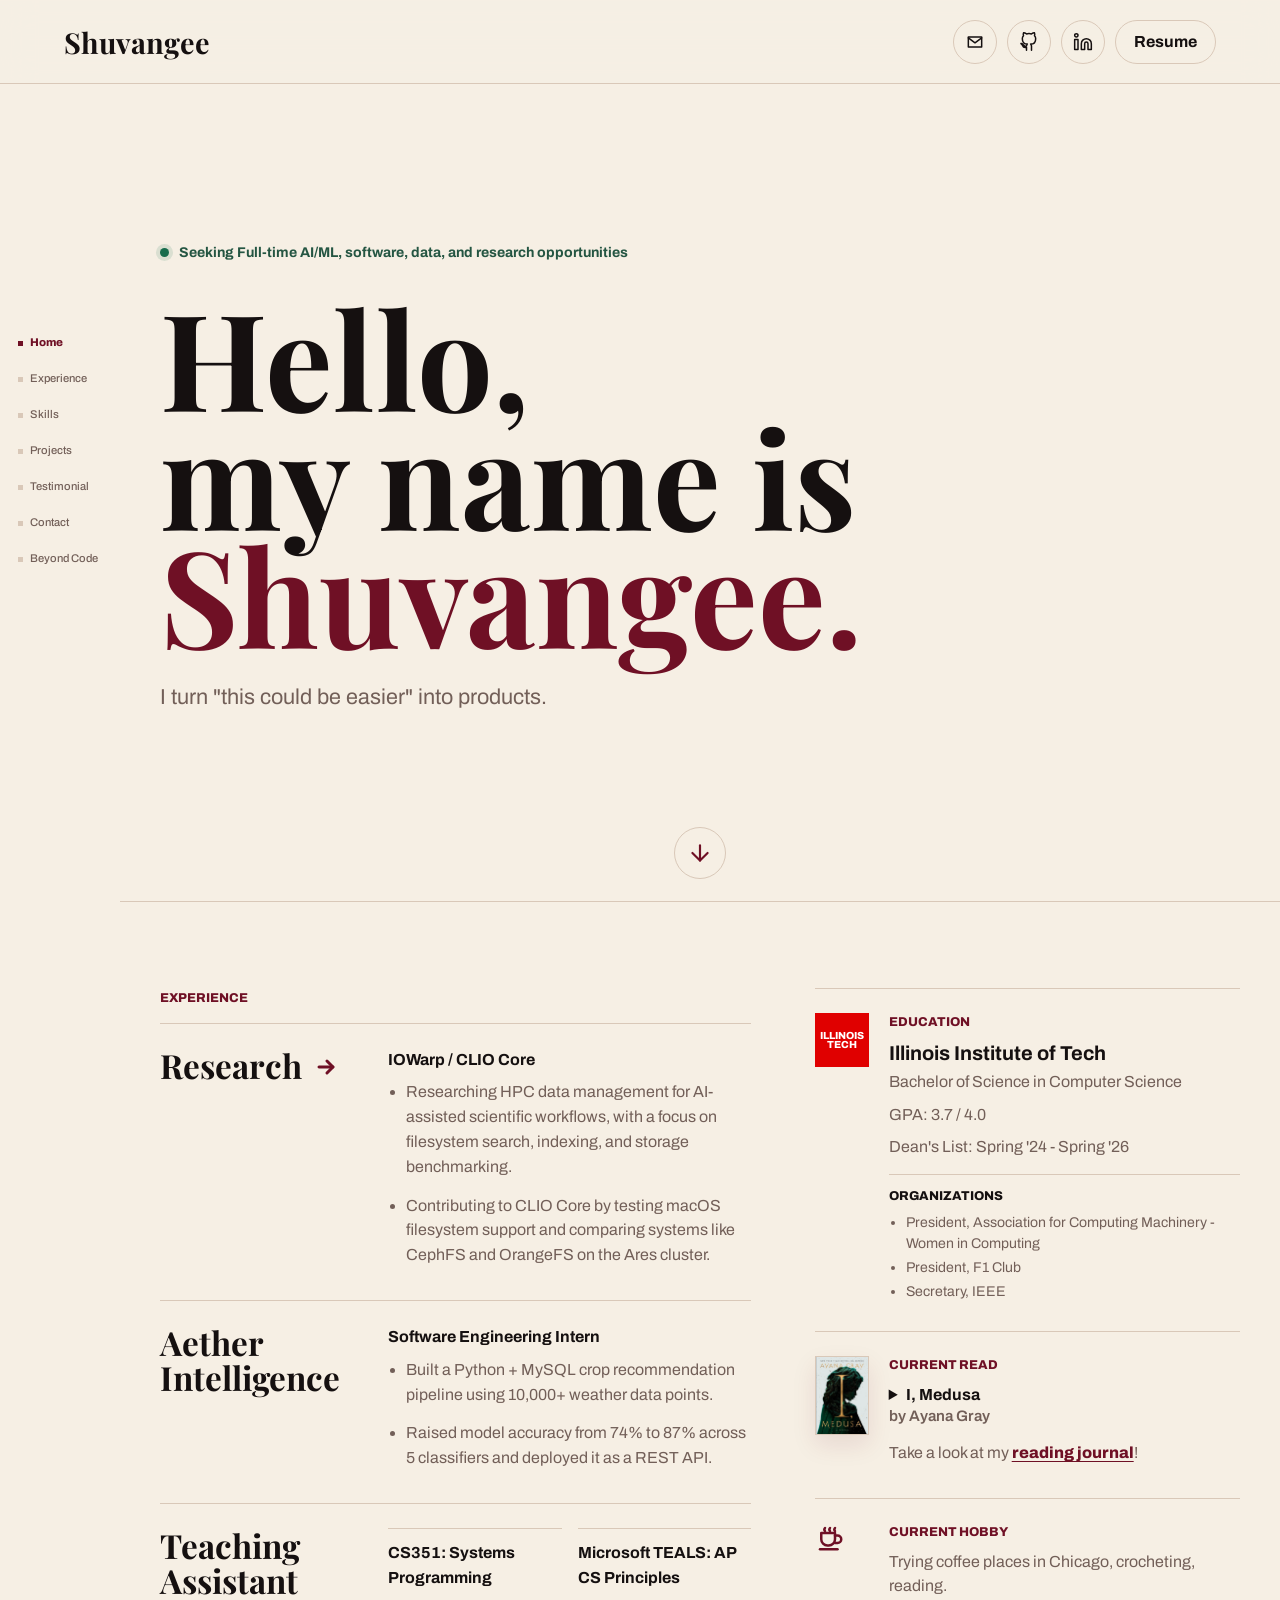
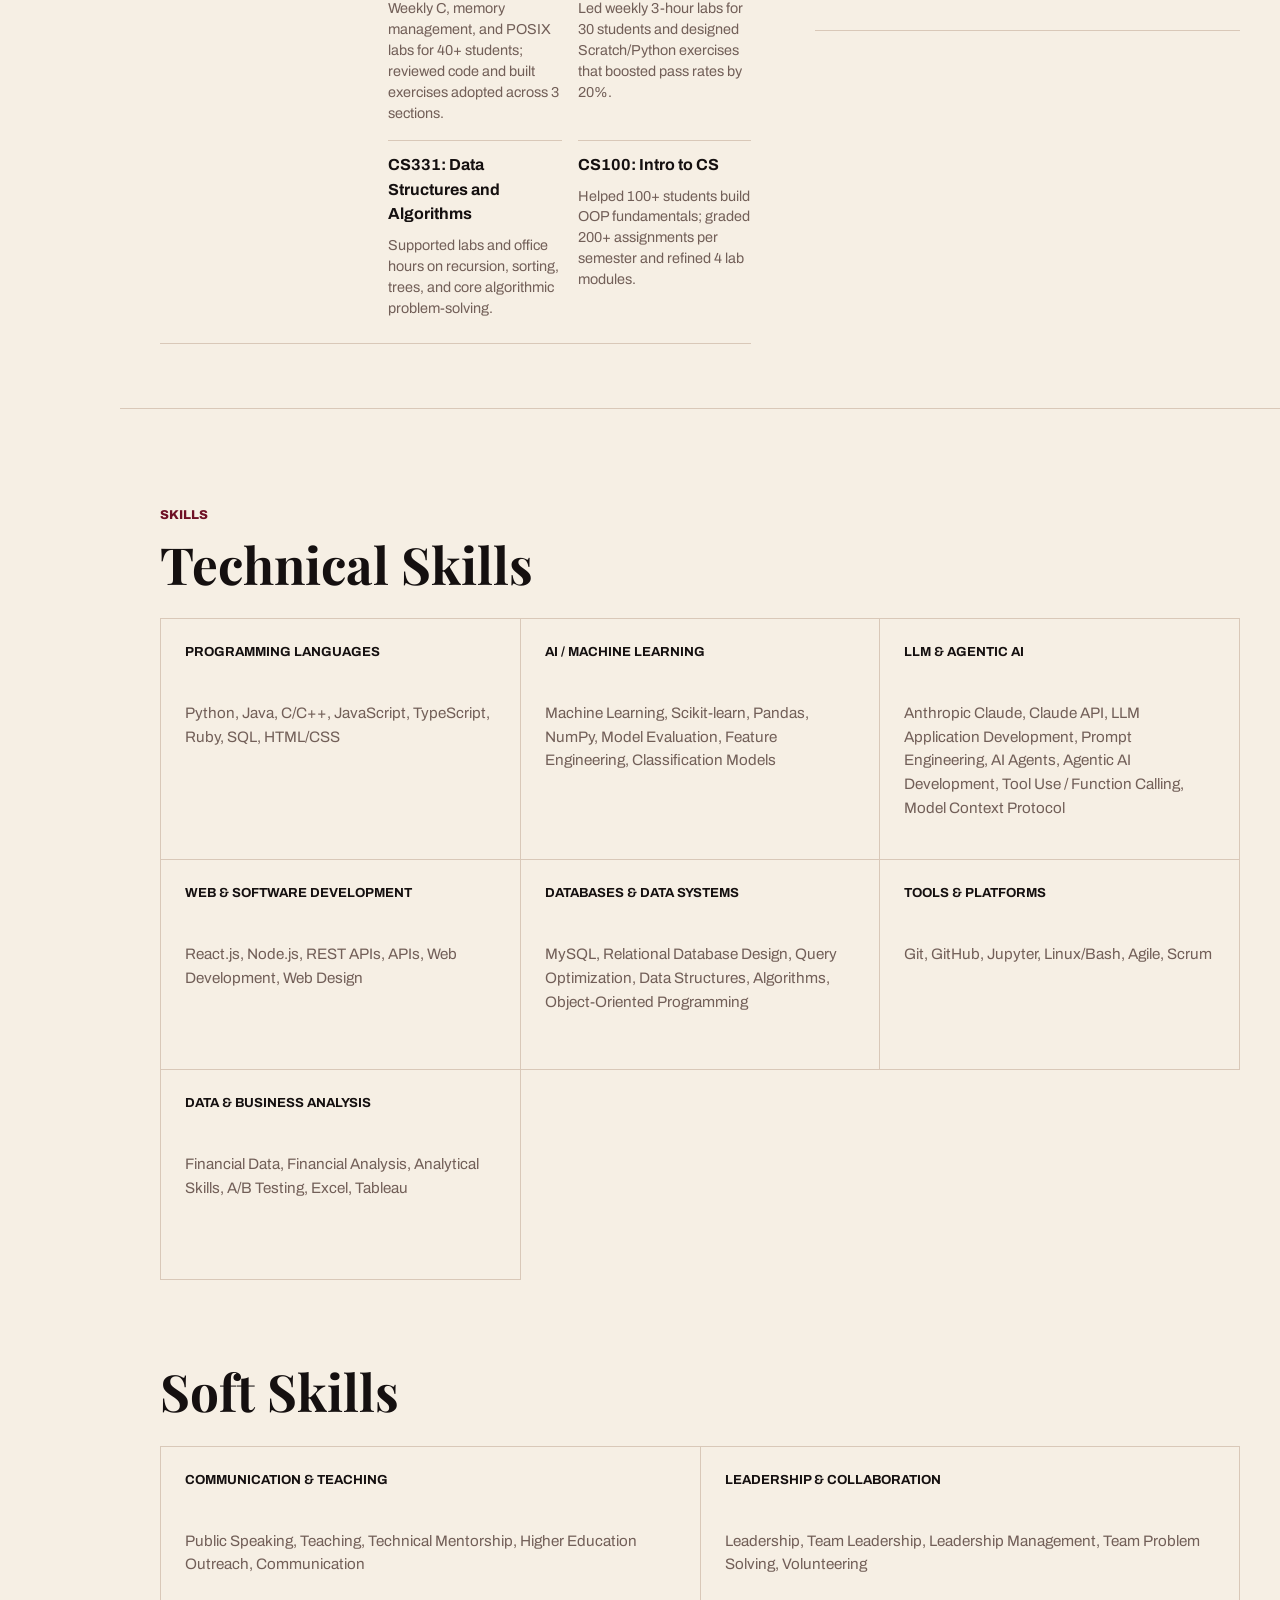
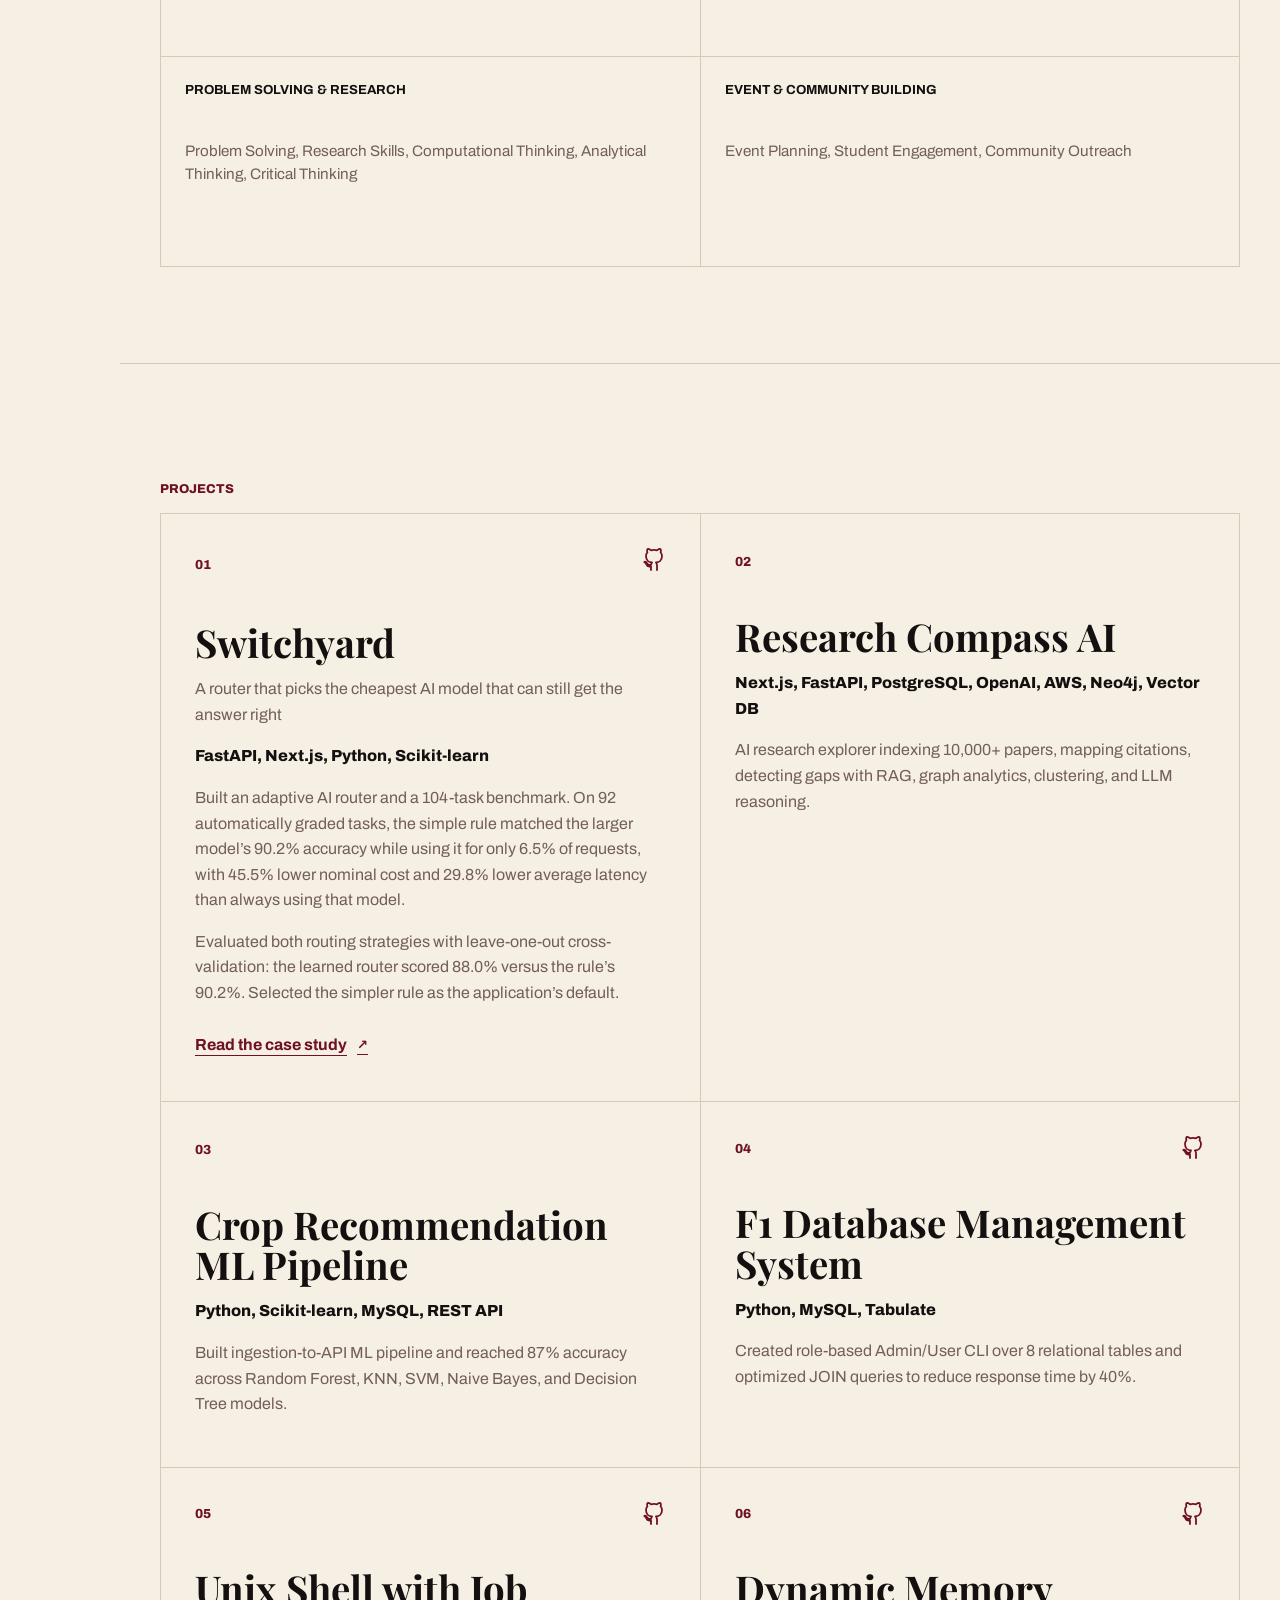
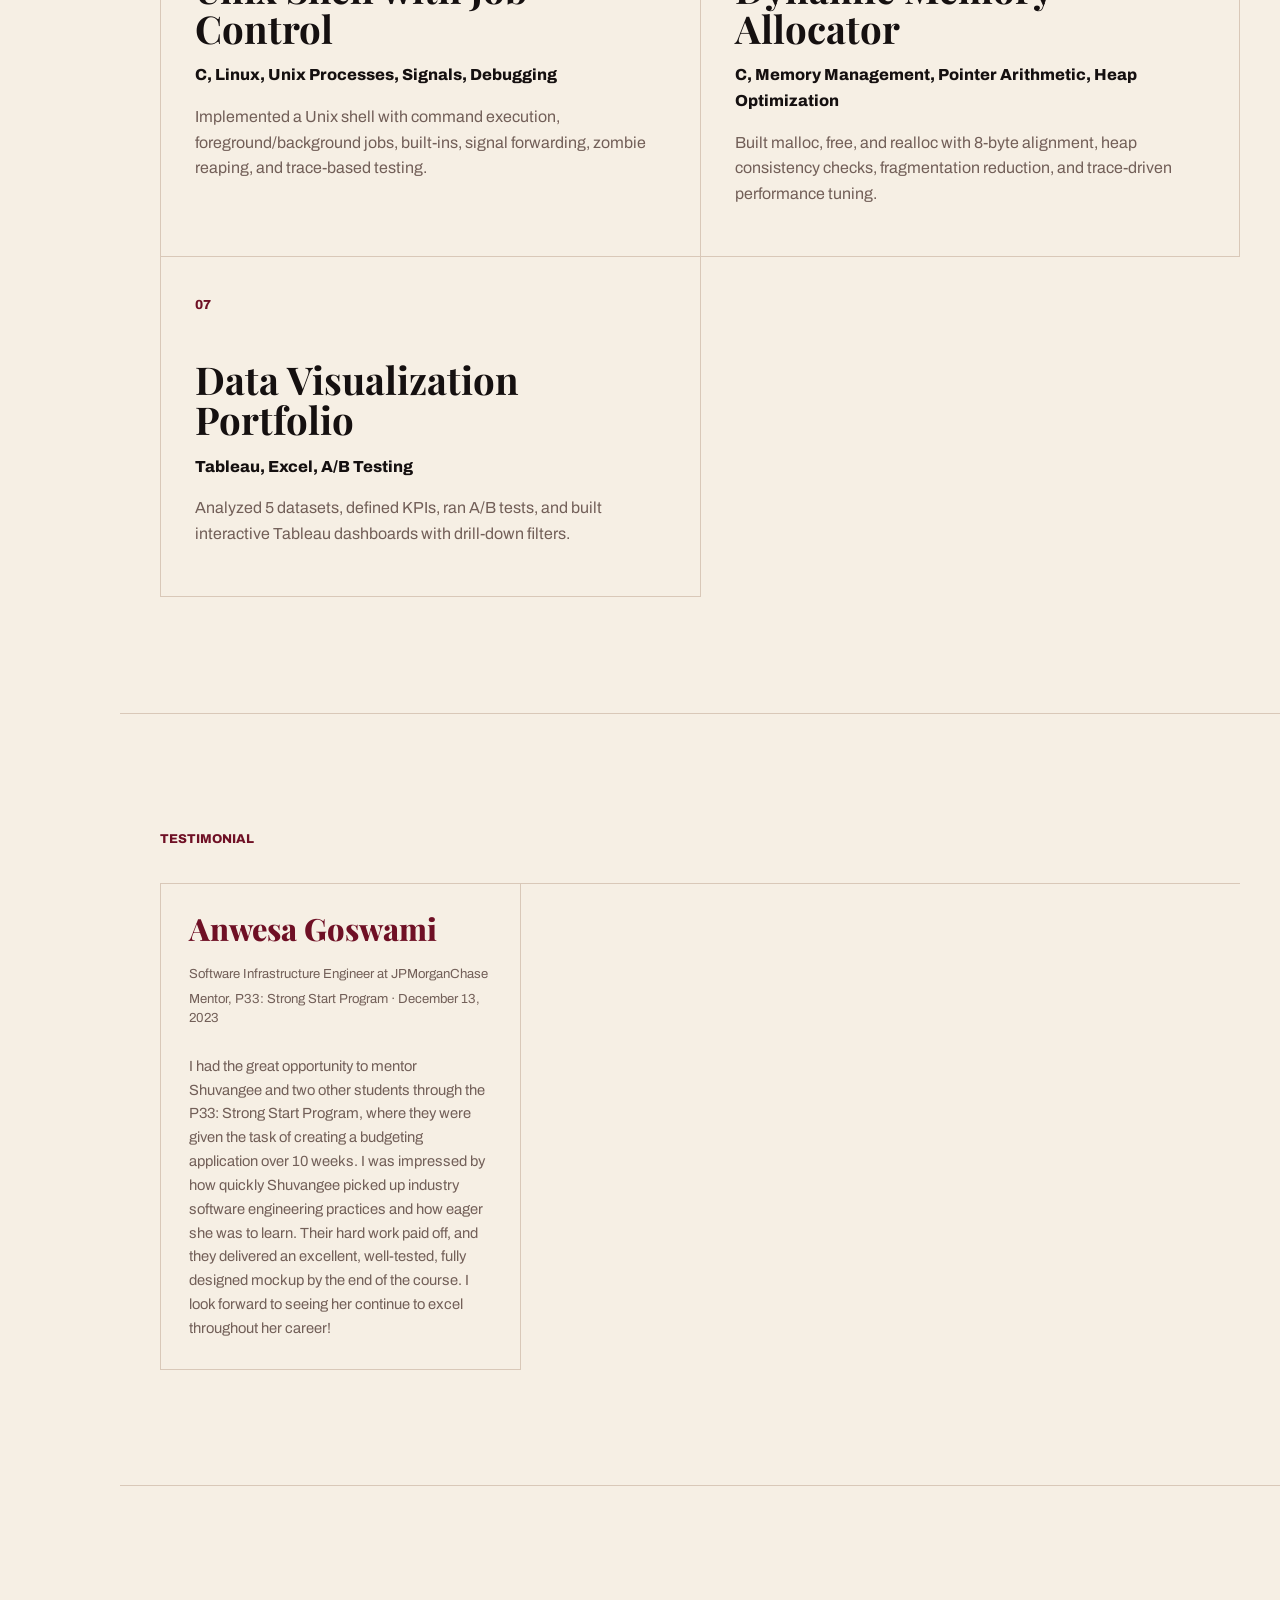
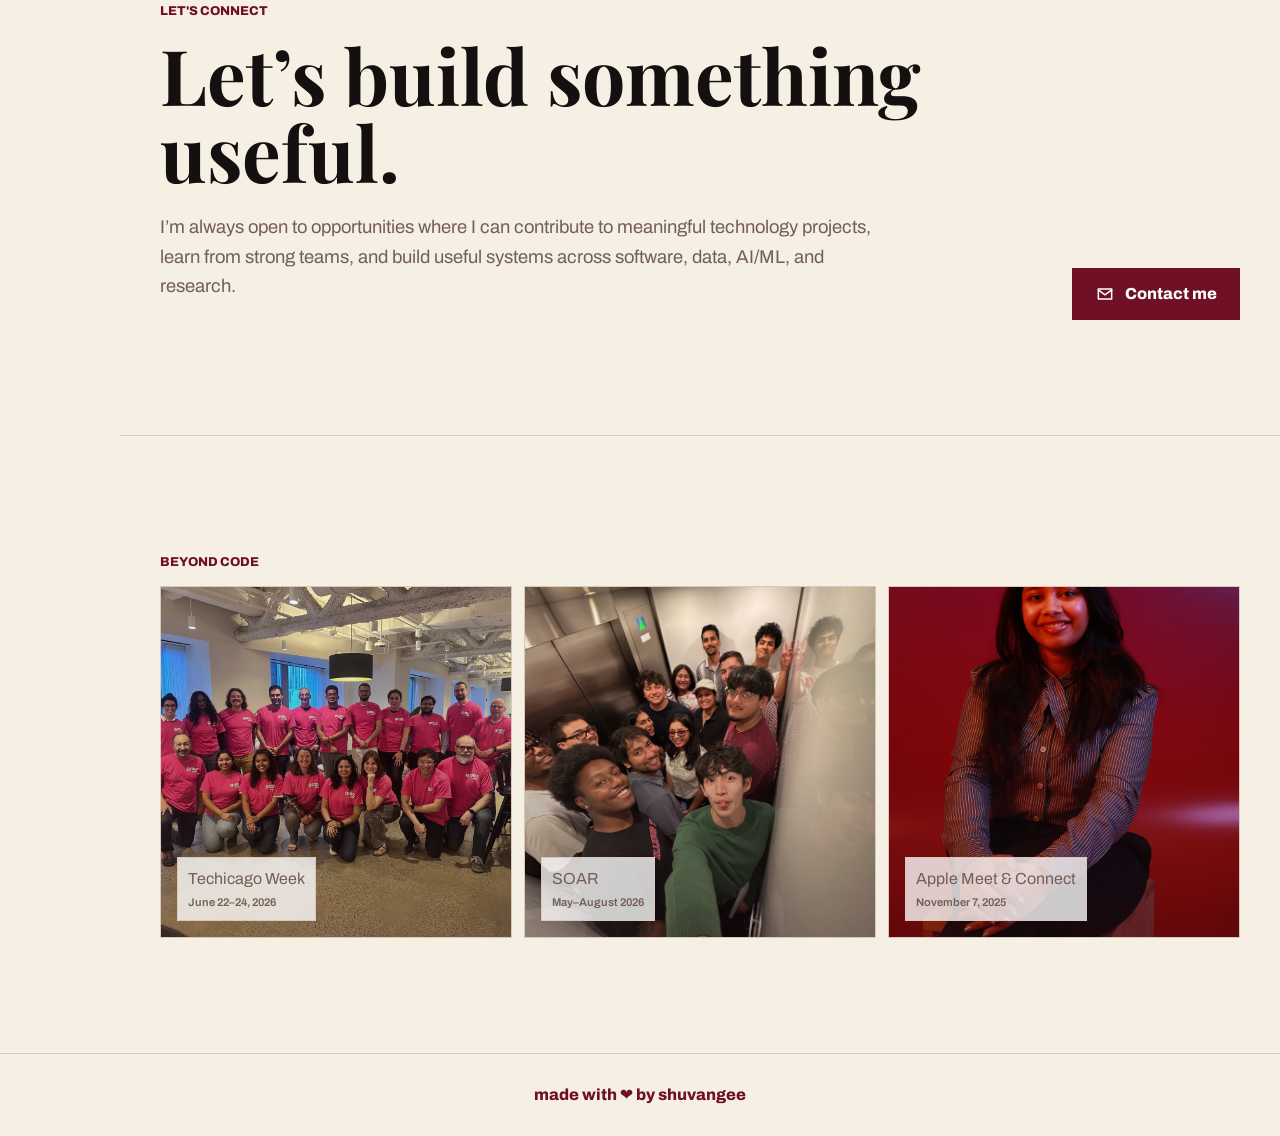
<file: index.html>
<!DOCTYPE html>
<html lang="en">
  <head>
    <meta charset="UTF-8" />
    <meta name="viewport" content="width=device-width, initial-scale=1.0" />
    <title>Shuvangee | Portfolio</title>
    <link rel="preconnect" href="https://fonts.googleapis.com" />
    <link rel="preconnect" href="https://fonts.gstatic.com" crossorigin />
    <link href="https://fonts.googleapis.com/css2?family=Archivo:wght@400;500;600;700&family=Playfair+Display:wght@600;700&display=swap" rel="stylesheet" />
    <link rel="stylesheet" href="styles.css" />
  </head>
  <body>
    <header class="site-header">
      <a class="brand" href="index.html" aria-label="Shuvangee home">Shuvangee</a>
      <nav class="top-links" aria-label="Contact links">
        <a class="icon-link email-link" href="https://mail.google.com/mail/?view=cm&amp;fs=1&amp;to=shuvangee.seth2027%40gmail.com" target="_blank" rel="noreferrer" data-email="shuvangee.seth2027@gmail.com" aria-label="Email Shuvangee">
          <svg viewBox="0 0 24 24" aria-hidden="true"><path d="M4 6h16v12H4z"/><path d="m4 7 8 6 8-6"/></svg>
        </a>
        <a class="icon-link" href="https://github.com/shuvangee" target="_blank" rel="noreferrer" aria-label="GitHub profile">
          <svg viewBox="0 0 24 24" aria-hidden="true"><path d="M15 22v-4a4.8 4.8 0 0 0-1-3.5c3 0 6-2 6-6.5a5.1 5.1 0 0 0-1.4-3.6 4.8 4.8 0 0 0-.1-3.4s-1.1-.3-3.5 1.3a12.2 12.2 0 0 0-6 0C6.6.7 5.5 1 5.5 1a4.8 4.8 0 0 0-.1 3.4A5.1 5.1 0 0 0 4 8c0 4.5 3 6.5 6 6.5-.4.4-.8 1.1-.9 2.1-1.7.8-3.1.3-4.1-1.3 0 0-.8-1.5-2-1.6 0 0-1.3 0-.1.8 0 0 .9.4 1.5 2 0 0 .8 2.6 4.6 1.8V22"/></svg>
        </a>
        <a class="icon-link" href="https://www.linkedin.com/in/shuvangee-seth" target="_blank" rel="noreferrer" aria-label="LinkedIn profile">
          <svg viewBox="0 0 24 24" aria-hidden="true"><path d="M16 8a6 6 0 0 1 6 6v7h-4v-7a2 2 0 0 0-4 0v7h-4v-7a6 6 0 0 1 6-6z"/><path d="M2 9h4v12H2z"/><circle cx="4" cy="4" r="2"/></svg>
        </a>
        <a class="resume-link" href="assets/Shuvangee_Seth_Resume.pdf" target="_blank" rel="noreferrer">Resume</a>
      </nav>
    </header>

    <nav class="section-nav" aria-label="Page sections">
      <a href="#home" class="is-active" aria-current="location">Home</a>
      <a href="#experience">Experience</a>
      <a href="#skills">Skills</a>
      <a href="#projects">Projects</a>
      <a href="#testimonial">Testimonial</a>
      <a href="#contact">Contact</a>
      <a href="#beyond-code">Beyond Code</a>
    </nav>

    <main class="page-content">
      <section class="landing-page" id="home" aria-label="Introduction">
        <div class="landing-copy">
          <p class="availability-status">
            <span aria-hidden="true"></span>
            Seeking Full-time AI/ML, software, data, and research opportunities
          </p>
          <h1><span>Hello,</span><span>my name is</span><strong>Shuvangee.</strong></h1>
          <p>I turn "this could be easier" into products.</p>
        </div>
        <div class="landing-spacer"></div>
        <a class="scroll-arrow" href="#experience" aria-label="Scroll to experience and education">
          <svg viewBox="0 0 24 24" aria-hidden="true"><path d="M12 5v14"/><path d="m5 12 7 7 7-7"/></svg>
        </a>
      </section>

      <section class="info-section" id="experience" aria-label="Experience and education">
        <div class="experience-panel">
          <p class="eyebrow">Experience</p>
          <div class="experience-list">
            <article>
              <h2>
                <a class="inline-page-link" href="research.html">
                  Research
                  <svg viewBox="0 0 24 24" aria-hidden="true"><path d="M5 12h14" /><path d="m13 6 6 6-6 6" /></svg>
                </a>
              </h2>
              <div class="experience-copy">
                <p>IOWarp / CLIO Core</p>
                <ul>
                  <li>Researching HPC data management for AI-assisted scientific workflows, with a focus on filesystem search, indexing, and storage benchmarking.</li>
                  <li>Contributing to CLIO Core by testing macOS filesystem support and comparing systems like CephFS and OrangeFS on the Ares cluster.</li>
                </ul>
              </div>
            </article>
            <article>
              <h2>Aether Intelligence</h2>
              <div class="experience-copy">
                <p>Software Engineering Intern</p>
                <ul>
                  <li>Built a Python + MySQL crop recommendation pipeline using 10,000+ weather data points.</li>
                  <li>Raised model accuracy from 74% to 87% across 5 classifiers and deployed it as a REST API.</li>
                </ul>
              </div>
            </article>
            <article>
              <h2>Teaching Assistant</h2>
              <div class="experience-copy">
                <div class="ta-grid">
                  <section>
                    <p>CS351: Systems Programming</p>
                    <span>Weekly C, memory management, and POSIX labs for 40+ students; reviewed code and built exercises adopted across 3 sections.</span>
                  </section>
                  <section>
                    <p>Microsoft TEALS: AP CS Principles</p>
                    <span>Led weekly 3-hour labs for 30 students and designed Scratch/Python exercises that boosted pass rates by 20%.</span>
                  </section>
                  <section>
                    <p>CS331: Data Structures and Algorithms</p>
                    <span>Supported labs and office hours on recursion, sorting, trees, and core algorithmic problem-solving.</span>
                  </section>
                  <section>
                    <p>CS100: Intro to CS</p>
                    <span>Helped 100+ students build OOP fundamentals; graded 200+ assignments per semester and refined 4 lab modules.</span>
                  </section>
                </div>
              </div>
            </article>
          </div>
        </div>

        <aside class="details-panel">
          <div class="mini-detail detail-card">
            <div class="school-logo" aria-label="Illinois Tech logo">Illinois<br />Tech</div>
            <div>
              <p class="eyebrow">Education</p>
              <h2>Illinois Institute of Tech</h2>
              <p>Bachelor of Science in Computer Science</p>
              <p>GPA: 3.7 / 4.0</p>
              <p>Dean's List: Spring '24 - Spring '26</p>
              <div class="organizations">
                <p>Organizations</p>
                <ul>
                  <li>President, Association for Computing Machinery - Women in Computing</li>
                  <li>President, F1 Club</li>
                  <li>Secretary, IEEE</li>
                </ul>
              </div>
            </div>
          </div>

          <div class="mini-detail detail-card">
            <img class="detail-image book-cover" src="assets/i-medusa.png" alt="I, Medusa book cover" />
            <div>
              <p class="eyebrow">Current Read</p>
              <details class="read-card">
                <summary>I, Medusa<br /><span>by Ayana Gray</span></summary>
                <p class="previous-label">My previous reads:</p>
                <ul>
                  <li>The Tenant by Freida McFadden</li>
                  <li>Katabasis by R. F. Kuang</li>
                  <li>Wuthering Heights by Emily Bronte</li>
                </ul>
              </details>
              <p class="reading-journal-link">
                Take a look at my <a href="https://app.thestorygraph.com/profile/shuv__" target="_blank" rel="noreferrer">reading journal</a>!
              </p>
            </div>
          </div>

          <div class="mini-detail detail-card hobby-card">
            <svg class="detail-icon coffee-icon" viewBox="0 0 24 24" aria-hidden="true">
              <path d="M5 8h11v5a5 5 0 0 1-5 5H10a5 5 0 0 1-5-5V8Z" />
              <path d="M16 10h2a3 3 0 0 1 0 6h-2" />
              <path d="M4 21h14" />
              <path d="M8 4c-.7.8-.7 1.7 0 2.5" />
              <path d="M12 4c-.7.8-.7 1.7 0 2.5" />
              <path d="M16 4c-.7.8-.7 1.7 0 2.5" />
            </svg>
            <div>
              <p class="eyebrow">Current Hobby</p>
              <p>Trying coffee places in Chicago, crocheting, reading.</p>
            </div>
          </div>
        </aside>
      </section>

      <section class="skills-section" id="skills" aria-label="Skills">
        <div class="section-heading">
          <p class="eyebrow">Skills</p>
        </div>
        <div class="skills-subsection">
          <h2>Technical Skills</h2>
          <div class="skills-grid technical-skills">
            <div>
              <h3>Programming Languages</h3>
              <p>Python, Java, C/C++, JavaScript, TypeScript, Ruby, SQL, HTML/CSS</p>
            </div>
            <div>
              <h3>AI / Machine Learning</h3>
              <p>Machine Learning, Scikit-learn, Pandas, NumPy, Model Evaluation, Feature Engineering, Classification Models</p>
            </div>
            <div>
              <h3>LLM &amp; Agentic AI</h3>
              <p>Anthropic Claude, Claude API, LLM Application Development, Prompt Engineering, AI Agents, Agentic AI Development, Tool Use / Function Calling, Model Context Protocol</p>
            </div>
            <div>
              <h3>Web &amp; Software Development</h3>
              <p>React.js, Node.js, REST APIs, APIs, Web Development, Web Design</p>
            </div>
            <div>
              <h3>Databases &amp; Data Systems</h3>
              <p>MySQL, Relational Database Design, Query Optimization, Data Structures, Algorithms, Object-Oriented Programming</p>
            </div>
            <div>
              <h3>Tools &amp; Platforms</h3>
              <p>Git, GitHub, Jupyter, Linux/Bash, Agile, Scrum</p>
            </div>
            <div>
              <h3>Data &amp; Business Analysis</h3>
              <p>Financial Data, Financial Analysis, Analytical Skills, A/B Testing, Excel, Tableau</p>
            </div>
          </div>
        </div>
        <div class="skills-subsection soft-skills-section">
          <h2>Soft Skills</h2>
          <div class="skills-grid soft-skills">
            <div>
              <h3>Communication &amp; Teaching</h3>
              <p>Public Speaking, Teaching, Technical Mentorship, Higher Education Outreach, Communication</p>
            </div>
            <div>
              <h3>Leadership &amp; Collaboration</h3>
              <p>Leadership, Team Leadership, Leadership Management, Team Problem Solving, Volunteering</p>
            </div>
            <div>
              <h3>Problem Solving &amp; Research</h3>
              <p>Problem Solving, Research Skills, Computational Thinking, Analytical Thinking, Critical Thinking</p>
            </div>
            <div>
              <h3>Event &amp; Community Building</h3>
              <p>Event Planning, Student Engagement, Community Outreach</p>
            </div>
          </div>
        </div>
      </section>

      <section class="projects-section" id="projects" aria-label="Projects">
        <div class="section-heading">
          <p class="eyebrow">Projects</p>
        </div>
        <div class="project-grid">
          <article class="project-item">
            <div class="project-meta">
              <span>01</span>
              <a href="https://github.com/shuvangee/Switchyard" target="_blank" rel="noreferrer" aria-label="Switchyard on GitHub"><svg class="project-github" viewBox="0 0 24 24" aria-label="View project on GitHub"><path d="M15 22v-4a4.8 4.8 0 0 0-1-3.5c3 0 6-2 6-6.5a5.1 5.1 0 0 0-1.4-3.6 4.8 4.8 0 0 0-.1-3.4s-1.1-.3-3.5 1.3a12.2 12.2 0 0 0-6 0C6.6.7 5.5 1 5.5 1a4.8 4.8 0 0 0-.1 3.4A5.1 5.1 0 0 0 4 8c0 4.5 3 6.5 6 6.5-.4.4-.8 1.1-.9 2.1-1.7.8-3.1.3-4.1-1.3 0 0-.8-1.5-2-1.6 0 0-1.3 0-.1.8 0 0 .9.4 1.5 2 0 0 .8 2.6 4.6 1.8V22"/></svg></a>
            </div>
            <h3>Switchyard</h3>
            <p>A router that picks the cheapest AI model that can still get the answer right</p>
            <p><strong>FastAPI, Next.js, Python, Scikit-learn</strong></p>
            <p>Built an adaptive AI router and a 104-task benchmark. On 92 automatically graded tasks, the simple rule matched the larger model’s 90.2% accuracy while using it for only 6.5% of requests, with 45.5% lower nominal cost and 29.8% lower average latency than always using that model.</p>
            <p>Evaluated both routing strategies with leave-one-out cross-validation: the learned router scored 88.0% versus the rule’s 90.2%. Selected the simpler rule as the application’s default.</p>
            <a class="case-study-link" href="switchyard.html">Read the case study <span aria-hidden="true">↗</span></a>
          </article>
          <article class="project-item">
            <span>02</span>
            <h3>Research Compass AI</h3>
            <p><strong>Next.js, FastAPI, PostgreSQL, OpenAI, AWS, Neo4j, Vector DB</strong></p>
            <p>AI research explorer indexing 10,000+ papers, mapping citations, detecting gaps with RAG, graph analytics, clustering, and LLM reasoning.</p>
          </article>
          <article class="project-item">
            <span>03</span>
            <h3>Crop Recommendation ML Pipeline</h3>
            <p><strong>Python, Scikit-learn, MySQL, REST API</strong></p>
            <p>Built ingestion-to-API ML pipeline and reached 87% accuracy across Random Forest, KNN, SVM, Naive Bayes, and Decision Tree models.</p>
          </article>
          <a class="project-item" href="https://github.com/shuvangee/F1-Database-Management-System" target="_blank" rel="noreferrer">
            <div class="project-meta">
              <span>04</span>
              <svg class="project-github" viewBox="0 0 24 24" aria-label="View project on GitHub"><path d="M15 22v-4a4.8 4.8 0 0 0-1-3.5c3 0 6-2 6-6.5a5.1 5.1 0 0 0-1.4-3.6 4.8 4.8 0 0 0-.1-3.4s-1.1-.3-3.5 1.3a12.2 12.2 0 0 0-6 0C6.6.7 5.5 1 5.5 1a4.8 4.8 0 0 0-.1 3.4A5.1 5.1 0 0 0 4 8c0 4.5 3 6.5 6 6.5-.4.4-.8 1.1-.9 2.1-1.7.8-3.1.3-4.1-1.3 0 0-.8-1.5-2-1.6 0 0-1.3 0-.1.8 0 0 .9.4 1.5 2 0 0 .8 2.6 4.6 1.8V22"/></svg>
            </div>
            <h3>F1 Database Management System</h3>
            <p><strong>Python, MySQL, Tabulate</strong></p>
            <p>Created role-based Admin/User CLI over 8 relational tables and optimized JOIN queries to reduce response time by 40%.</p>
          </a>
          <a class="project-item" href="https://github.com/shuvangee/Shell-Lab" target="_blank" rel="noreferrer">
            <div class="project-meta">
              <span>05</span>
              <svg class="project-github" viewBox="0 0 24 24" aria-label="View project on GitHub"><path d="M15 22v-4a4.8 4.8 0 0 0-1-3.5c3 0 6-2 6-6.5a5.1 5.1 0 0 0-1.4-3.6 4.8 4.8 0 0 0-.1-3.4s-1.1-.3-3.5 1.3a12.2 12.2 0 0 0-6 0C6.6.7 5.5 1 5.5 1a4.8 4.8 0 0 0-.1 3.4A5.1 5.1 0 0 0 4 8c0 4.5 3 6.5 6 6.5-.4.4-.8 1.1-.9 2.1-1.7.8-3.1.3-4.1-1.3 0 0-.8-1.5-2-1.6 0 0-1.3 0-.1.8 0 0 .9.4 1.5 2 0 0 .8 2.6 4.6 1.8V22"/></svg>
            </div>
            <h3>Unix Shell with Job Control</h3>
            <p><strong>C, Linux, Unix Processes, Signals, Debugging</strong></p>
            <p>Implemented a Unix shell with command execution, foreground/background jobs, built-ins, signal forwarding, zombie reaping, and trace-based testing.</p>
          </a>
          <a class="project-item" href="https://github.com/shuvangee/Dynamic-Memory-Allocator-" target="_blank" rel="noreferrer">
            <div class="project-meta">
              <span>06</span>
              <svg class="project-github" viewBox="0 0 24 24" aria-label="View project on GitHub"><path d="M15 22v-4a4.8 4.8 0 0 0-1-3.5c3 0 6-2 6-6.5a5.1 5.1 0 0 0-1.4-3.6 4.8 4.8 0 0 0-.1-3.4s-1.1-.3-3.5 1.3a12.2 12.2 0 0 0-6 0C6.6.7 5.5 1 5.5 1a4.8 4.8 0 0 0-.1 3.4A5.1 5.1 0 0 0 4 8c0 4.5 3 6.5 6 6.5-.4.4-.8 1.1-.9 2.1-1.7.8-3.1.3-4.1-1.3 0 0-.8-1.5-2-1.6 0 0-1.3 0-.1.8 0 0 .9.4 1.5 2 0 0 .8 2.6 4.6 1.8V22"/></svg>
            </div>
            <h3>Dynamic Memory Allocator</h3>
            <p><strong>C, Memory Management, Pointer Arithmetic, Heap Optimization</strong></p>
            <p>Built malloc, free, and realloc with 8-byte alignment, heap consistency checks, fragmentation reduction, and trace-driven performance tuning.</p>
          </a>
          <article class="project-item">
            <span>07</span>
            <h3>Data Visualization Portfolio</h3>
            <p><strong>Tableau, Excel, A/B Testing</strong></p>
            <p>Analyzed 5 datasets, defined KPIs, ran A/B tests, and built interactive Tableau dashboards with drill-down filters.</p>
          </article>
        </div>
      </section>

      <section class="testimonial-section" id="testimonial" aria-label="Testimonial">
        <div class="section-heading">
          <p class="eyebrow">Testimonial</p>
        </div>
        <div class="testimonial-grid">
          <article class="testimonial-card">
            <div class="testimonial-attribution">
              <a href="https://www.linkedin.com/in/anwesa-goswami-52756a176/" target="_blank" rel="noreferrer">Anwesa Goswami</a>
              <span>Software Infrastructure Engineer at JPMorganChase</span>
              <span>Mentor, P33: Strong Start Program · December 13, 2023</span>
            </div>
            <blockquote>
              <p>I had the great opportunity to mentor Shuvangee and two other students through the P33: Strong Start Program, where they were given the task of creating a budgeting application over 10 weeks. I was impressed by how quickly Shuvangee picked up industry software engineering practices and how eager she was to learn. Their hard work paid off, and they delivered an excellent, well-tested, fully designed mockup by the end of the course. I look forward to seeing her continue to excel throughout her career!</p>
            </blockquote>
          </article>
        </div>
      </section>

      <section class="contact-section" id="contact" aria-label="Contact Shuvangee">
        <div>
          <p class="eyebrow">Let's Connect</p>
          <h2>Let’s build something useful.</h2>
          <p>I’m always open to opportunities where I can contribute to meaningful technology projects, learn from strong teams, and build useful systems across software, data, AI/ML, and research.</p>
        </div>
        <a class="contact-button email-link" href="https://mail.google.com/mail/?view=cm&amp;fs=1&amp;to=shuvangee.seth2027%40gmail.com" target="_blank" rel="noreferrer" data-email="shuvangee.seth2027@gmail.com">
          <svg viewBox="0 0 24 24" aria-hidden="true"><path d="M4 6h16v12H4z"/><path d="m4 7 8 6 8-6"/></svg>
          Contact me
        </a>
      </section>

      <section class="beyond-section" id="beyond-code" aria-label="Beyond code">
        <div class="section-heading">
          <p class="eyebrow">Beyond Code</p>
        </div>
        <div class="insta-grid">
          <button class="post-tile has-photo" type="button" data-post="0" aria-label="Open Accelerate Chicago post">
            <img src="assets/accelerate-chicago-techicago-2026.jpg" alt="Accelerate Chicago Techicago Week volunteers" />
            <span>Techicago Week<small>June 22–24, 2026</small></span>
          </button>
          <button class="post-tile has-photo" type="button" data-post="1" aria-label="Open SOAR at IIT post">
            <img src="assets/soar-iit-2026.jpg" alt="SOAR at IIT group photo" />
            <span>SOAR<small>May–August 2026</small></span>
          </button>
          <button class="post-tile has-photo" type="button" data-post="2" aria-label="Open Apple Meet and Connect post">
            <img src="assets/apple-meet-connect-2025-1.jpg" alt="Shuvangee at Apple's Meet and Connect event" />
            <span>Apple Meet &amp; Connect<small>November 7, 2025</small></span>
          </button>
        </div>
      </section>
    </main>

    <div class="post-modal" id="post-modal" aria-hidden="true">
      <div class="post-dialog" role="dialog" aria-modal="true" aria-labelledby="post-title">
        <button class="modal-close" type="button" aria-label="Close post">Close</button>
        <button class="modal-arrow modal-prev" type="button" aria-label="Previous picture">
          <svg viewBox="0 0 24 24" aria-hidden="true"><path d="m15 18-6-6 6-6"/></svg>
        </button>
        <div class="modal-photo" aria-label="Post photo">
          <img id="modal-image" alt="" />
        </div>
        <button class="modal-arrow modal-next" type="button" aria-label="Next picture">
          <svg viewBox="0 0 24 24" aria-hidden="true"><path d="m9 18 6-6-6-6"/></svg>
        </button>
        <div class="modal-caption">
          <div class="modal-caption-copy">
            <p id="post-title">Design notes</p>
            <time id="post-date"></time>
          </div>
          <span id="post-counter">1 / 3</span>
        </div>
      </div>
    </div>

    <footer>made with ❤️ by shuvangee</footer>
    <script src="script.js?v=6"></script>
  </body>
</html>
</file>
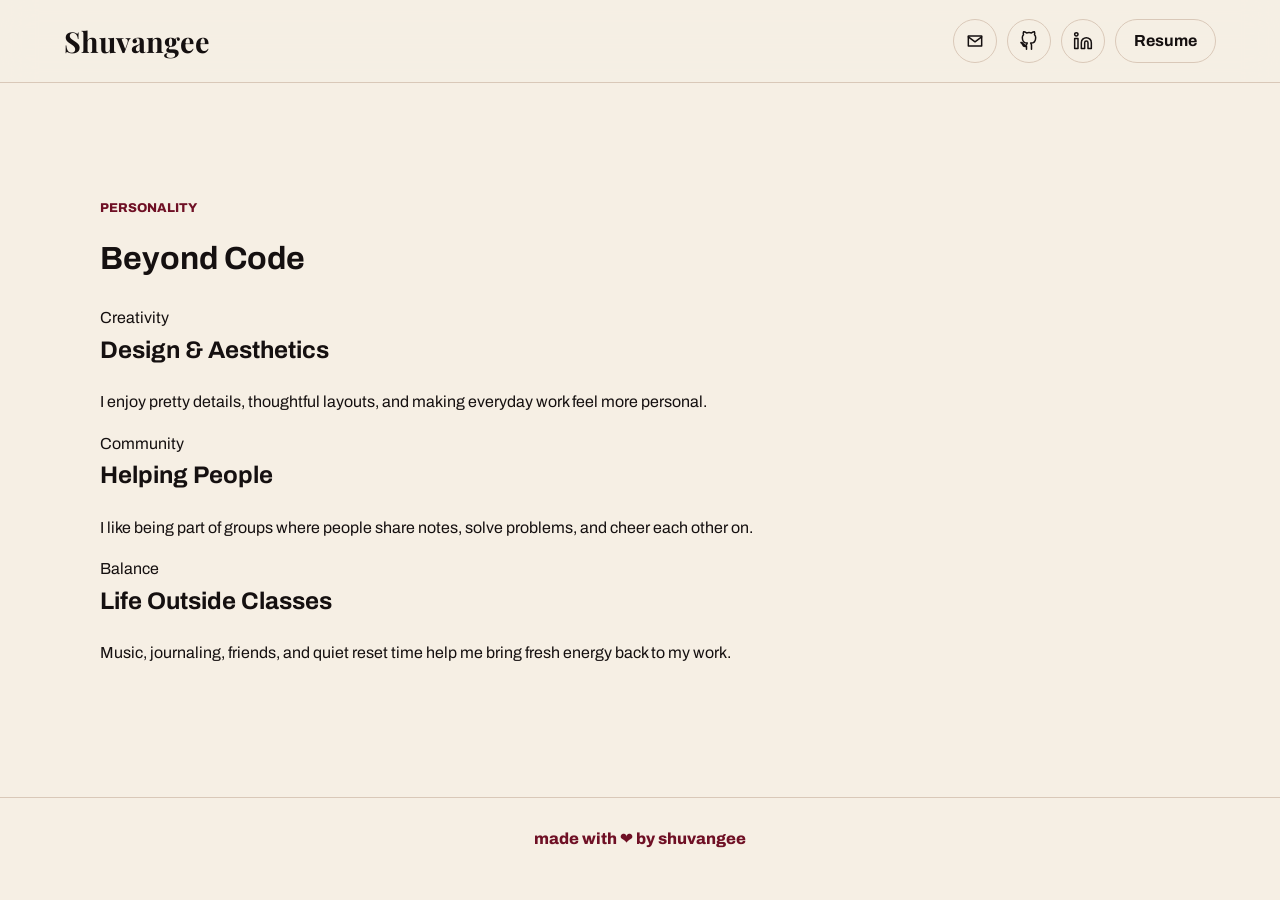
<file: beyond-code.html>
<!DOCTYPE html>
<html lang="en">
  <head>
    <meta charset="UTF-8" />
    <meta name="viewport" content="width=device-width, initial-scale=1.0" />
    <title>Beyond Code | Shuvangee</title>
    <link rel="preconnect" href="https://fonts.googleapis.com" />
    <link rel="preconnect" href="https://fonts.gstatic.com" crossorigin />
    <link href="https://fonts.googleapis.com/css2?family=Archivo:wght@400;500;600;700&family=Playfair+Display:wght@600;700&display=swap" rel="stylesheet" />
    <link rel="stylesheet" href="styles.css" />
  </head>
  <body>
    <header class="site-header">
      <a class="brand" href="index.html">Shuvangee</a>
      <nav class="top-links" aria-label="Contact links">
        <a class="icon-link" href="mailto:shuvangee@example.com" aria-label="Email Shuvangee"><svg viewBox="0 0 24 24" aria-hidden="true"><path d="M4 6h16v12H4z"/><path d="m4 7 8 6 8-6"/></svg></a>
        <a class="icon-link" href="https://github.com/" target="_blank" rel="noreferrer" aria-label="GitHub profile"><svg viewBox="0 0 24 24" aria-hidden="true"><path d="M15 22v-4a4.8 4.8 0 0 0-1-3.5c3 0 6-2 6-6.5a5.1 5.1 0 0 0-1.4-3.6 4.8 4.8 0 0 0-.1-3.4s-1.1-.3-3.5 1.3a12.2 12.2 0 0 0-6 0C6.6.7 5.5 1 5.5 1a4.8 4.8 0 0 0-.1 3.4A5.1 5.1 0 0 0 4 8c0 4.5 3 6.5 6 6.5-.4.4-.8 1.1-.9 2.1-1.7.8-3.1.3-4.1-1.3 0 0-.8-1.5-2-1.6 0 0-1.3 0-.1.8 0 0 .9.4 1.5 2 0 0 .8 2.6 4.6 1.8V22"/></svg></a>
        <a class="icon-link" href="https://www.linkedin.com/" target="_blank" rel="noreferrer" aria-label="LinkedIn profile"><svg viewBox="0 0 24 24" aria-hidden="true"><path d="M16 8a6 6 0 0 1 6 6v7h-4v-7a2 2 0 0 0-4 0v7h-4v-7a6 6 0 0 1 6-6z"/><path d="M2 9h4v12H2z"/><circle cx="4" cy="4" r="2"/></svg></a>
        <a class="resume-link" href="resume.html">Resume</a>
      </nav>
    </header>
    <main class="section-shell subpage">
      <p class="eyebrow">Personality</p>
      <h1>Beyond Code</h1>
      <div class="timeline">
        <article><time>Creativity</time><h2>Design & Aesthetics</h2><p>I enjoy pretty details, thoughtful layouts, and making everyday work feel more personal.</p></article>
        <article><time>Community</time><h2>Helping People</h2><p>I like being part of groups where people share notes, solve problems, and cheer each other on.</p></article>
        <article><time>Balance</time><h2>Life Outside Classes</h2><p>Music, journaling, friends, and quiet reset time help me bring fresh energy back to my work.</p></article>
      </div>
    </main>
    <footer>made with ❤️ by shuvangee</footer>
  </body>
</html>
</file>
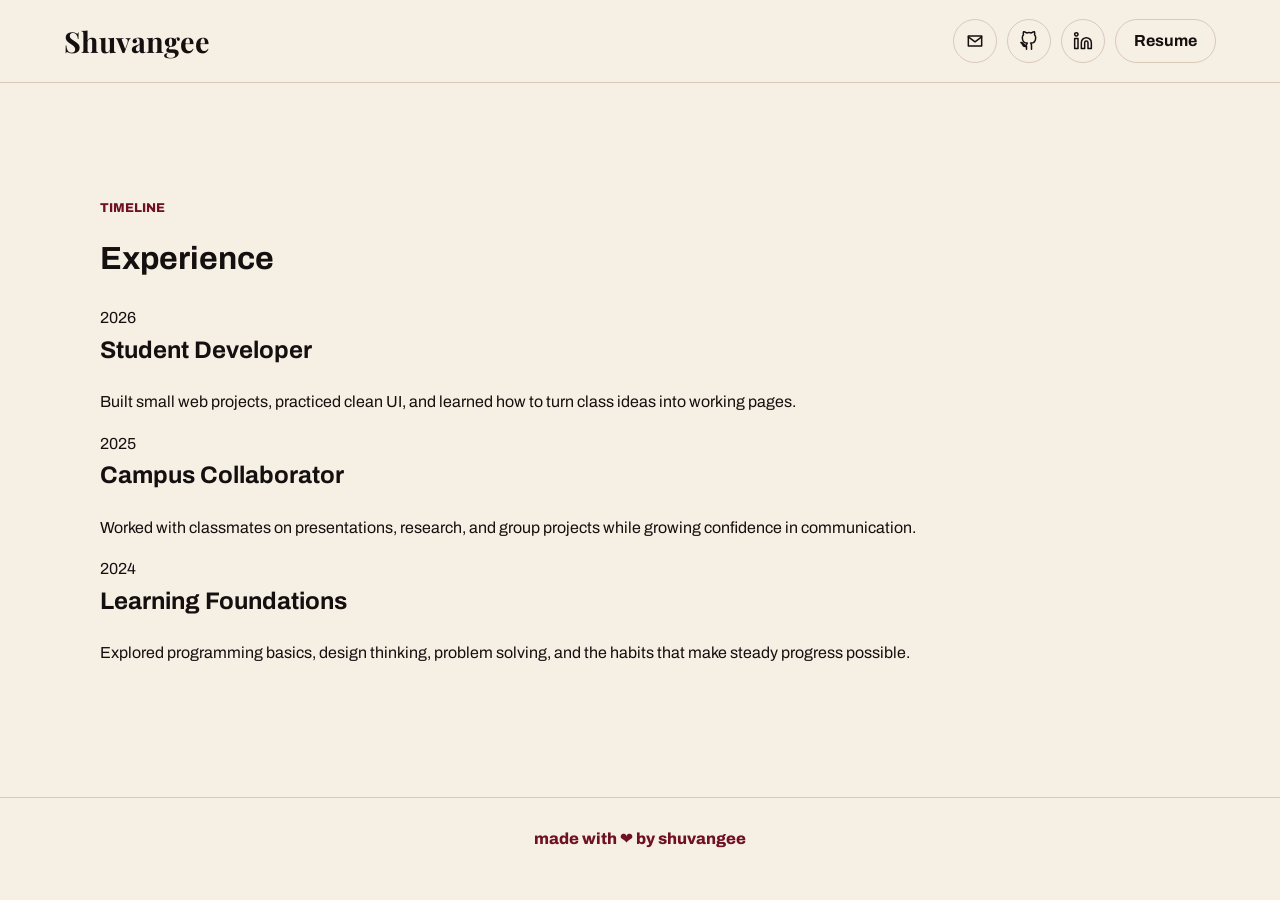
<file: experience.html>
<!DOCTYPE html>
<html lang="en">
  <head>
    <meta charset="UTF-8" />
    <meta name="viewport" content="width=device-width, initial-scale=1.0" />
    <title>Experience | Shuvangee</title>
    <link rel="preconnect" href="https://fonts.googleapis.com" />
    <link rel="preconnect" href="https://fonts.gstatic.com" crossorigin />
    <link href="https://fonts.googleapis.com/css2?family=Archivo:wght@400;500;600;700&family=Playfair+Display:wght@600;700&display=swap" rel="stylesheet" />
    <link rel="stylesheet" href="styles.css" />
  </head>
  <body>
    <header class="site-header">
      <a class="brand" href="index.html">Shuvangee</a>
      <nav class="top-links" aria-label="Contact links">
        <a class="icon-link" href="mailto:shuvangee@example.com" aria-label="Email Shuvangee"><svg viewBox="0 0 24 24" aria-hidden="true"><path d="M4 6h16v12H4z"/><path d="m4 7 8 6 8-6"/></svg></a>
        <a class="icon-link" href="https://github.com/" target="_blank" rel="noreferrer" aria-label="GitHub profile"><svg viewBox="0 0 24 24" aria-hidden="true"><path d="M15 22v-4a4.8 4.8 0 0 0-1-3.5c3 0 6-2 6-6.5a5.1 5.1 0 0 0-1.4-3.6 4.8 4.8 0 0 0-.1-3.4s-1.1-.3-3.5 1.3a12.2 12.2 0 0 0-6 0C6.6.7 5.5 1 5.5 1a4.8 4.8 0 0 0-.1 3.4A5.1 5.1 0 0 0 4 8c0 4.5 3 6.5 6 6.5-.4.4-.8 1.1-.9 2.1-1.7.8-3.1.3-4.1-1.3 0 0-.8-1.5-2-1.6 0 0-1.3 0-.1.8 0 0 .9.4 1.5 2 0 0 .8 2.6 4.6 1.8V22"/></svg></a>
        <a class="icon-link" href="https://www.linkedin.com/" target="_blank" rel="noreferrer" aria-label="LinkedIn profile"><svg viewBox="0 0 24 24" aria-hidden="true"><path d="M16 8a6 6 0 0 1 6 6v7h-4v-7a2 2 0 0 0-4 0v7h-4v-7a6 6 0 0 1 6-6z"/><path d="M2 9h4v12H2z"/><circle cx="4" cy="4" r="2"/></svg></a>
        <a class="resume-link" href="resume.html">Resume</a>
      </nav>
    </header>
    <main class="section-shell subpage">
      <p class="eyebrow">Timeline</p>
      <h1>Experience</h1>
      <div class="timeline">
        <article><time>2026</time><h2>Student Developer</h2><p>Built small web projects, practiced clean UI, and learned how to turn class ideas into working pages.</p></article>
        <article><time>2025</time><h2>Campus Collaborator</h2><p>Worked with classmates on presentations, research, and group projects while growing confidence in communication.</p></article>
        <article><time>2024</time><h2>Learning Foundations</h2><p>Explored programming basics, design thinking, problem solving, and the habits that make steady progress possible.</p></article>
      </div>
    </main>
    <footer>made with ❤️ by shuvangee</footer>
  </body>
</html>
</file>
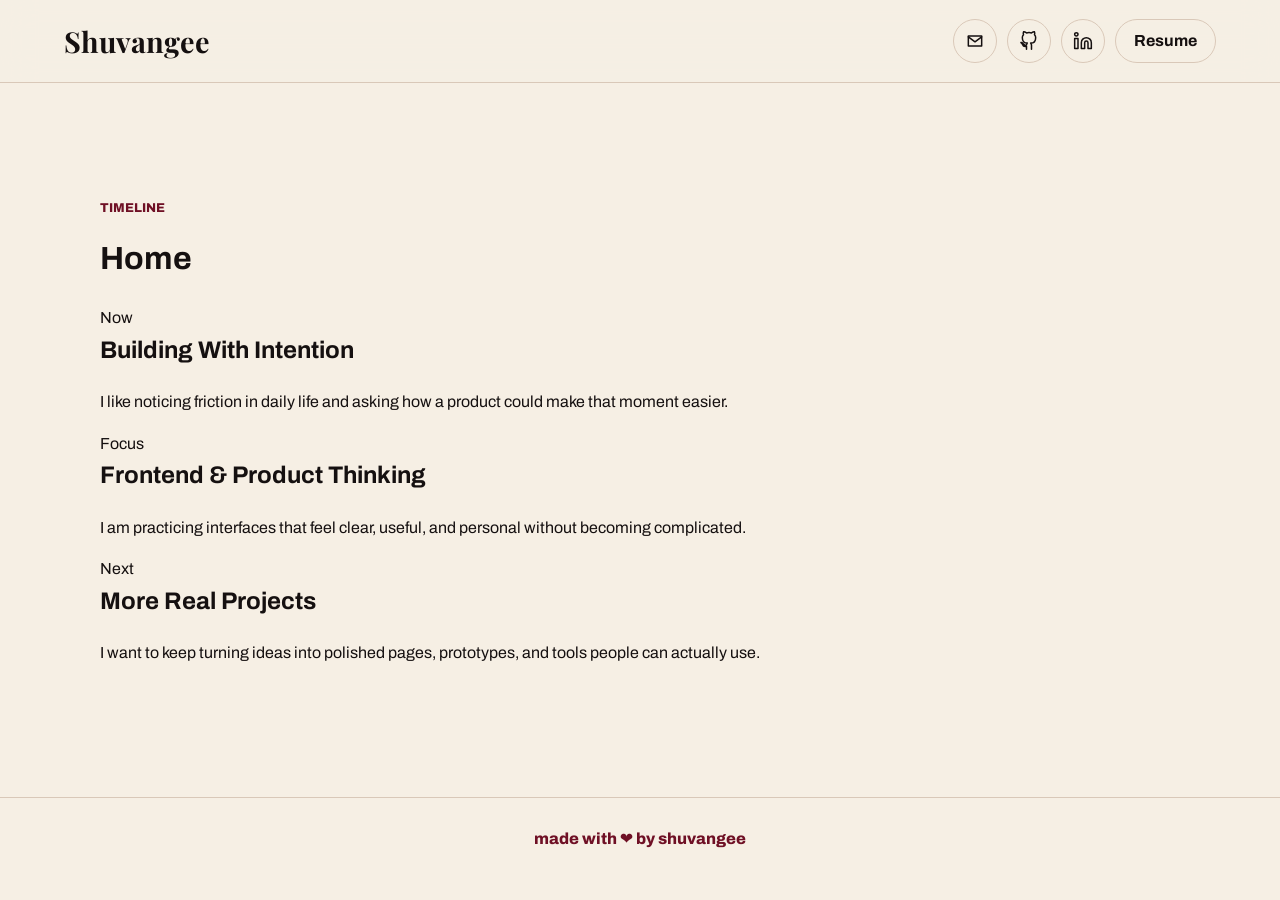
<file: home.html>
<!DOCTYPE html>
<html lang="en">
  <head>
    <meta charset="UTF-8" />
    <meta name="viewport" content="width=device-width, initial-scale=1.0" />
    <title>Home | Shuvangee</title>
    <link rel="preconnect" href="https://fonts.googleapis.com" />
    <link rel="preconnect" href="https://fonts.gstatic.com" crossorigin />
    <link href="https://fonts.googleapis.com/css2?family=Archivo:wght@400;500;600;700&family=Playfair+Display:wght@600;700&display=swap" rel="stylesheet" />
    <link rel="stylesheet" href="styles.css" />
  </head>
  <body>
    <header class="site-header">
      <a class="brand" href="index.html">Shuvangee</a>
      <nav class="top-links" aria-label="Contact links">
        <a class="icon-link" href="mailto:shuvangee@example.com" aria-label="Email Shuvangee"><svg viewBox="0 0 24 24" aria-hidden="true"><path d="M4 6h16v12H4z"/><path d="m4 7 8 6 8-6"/></svg></a>
        <a class="icon-link" href="https://github.com/" target="_blank" rel="noreferrer" aria-label="GitHub profile"><svg viewBox="0 0 24 24" aria-hidden="true"><path d="M15 22v-4a4.8 4.8 0 0 0-1-3.5c3 0 6-2 6-6.5a5.1 5.1 0 0 0-1.4-3.6 4.8 4.8 0 0 0-.1-3.4s-1.1-.3-3.5 1.3a12.2 12.2 0 0 0-6 0C6.6.7 5.5 1 5.5 1a4.8 4.8 0 0 0-.1 3.4A5.1 5.1 0 0 0 4 8c0 4.5 3 6.5 6 6.5-.4.4-.8 1.1-.9 2.1-1.7.8-3.1.3-4.1-1.3 0 0-.8-1.5-2-1.6 0 0-1.3 0-.1.8 0 0 .9.4 1.5 2 0 0 .8 2.6 4.6 1.8V22"/></svg></a>
        <a class="icon-link" href="https://www.linkedin.com/" target="_blank" rel="noreferrer" aria-label="LinkedIn profile"><svg viewBox="0 0 24 24" aria-hidden="true"><path d="M16 8a6 6 0 0 1 6 6v7h-4v-7a2 2 0 0 0-4 0v7h-4v-7a6 6 0 0 1 6-6z"/><path d="M2 9h4v12H2z"/><circle cx="4" cy="4" r="2"/></svg></a>
        <a class="resume-link" href="resume.html">Resume</a>
      </nav>
    </header>
    <main class="section-shell subpage">
      <p class="eyebrow">Timeline</p>
      <h1>Home</h1>
      <div class="timeline">
        <article><time>Now</time><h2>Building With Intention</h2><p>I like noticing friction in daily life and asking how a product could make that moment easier.</p></article>
        <article><time>Focus</time><h2>Frontend & Product Thinking</h2><p>I am practicing interfaces that feel clear, useful, and personal without becoming complicated.</p></article>
        <article><time>Next</time><h2>More Real Projects</h2><p>I want to keep turning ideas into polished pages, prototypes, and tools people can actually use.</p></article>
      </div>
    </main>
    <footer>made with ❤️ by shuvangee</footer>
  </body>
</html>
</file>
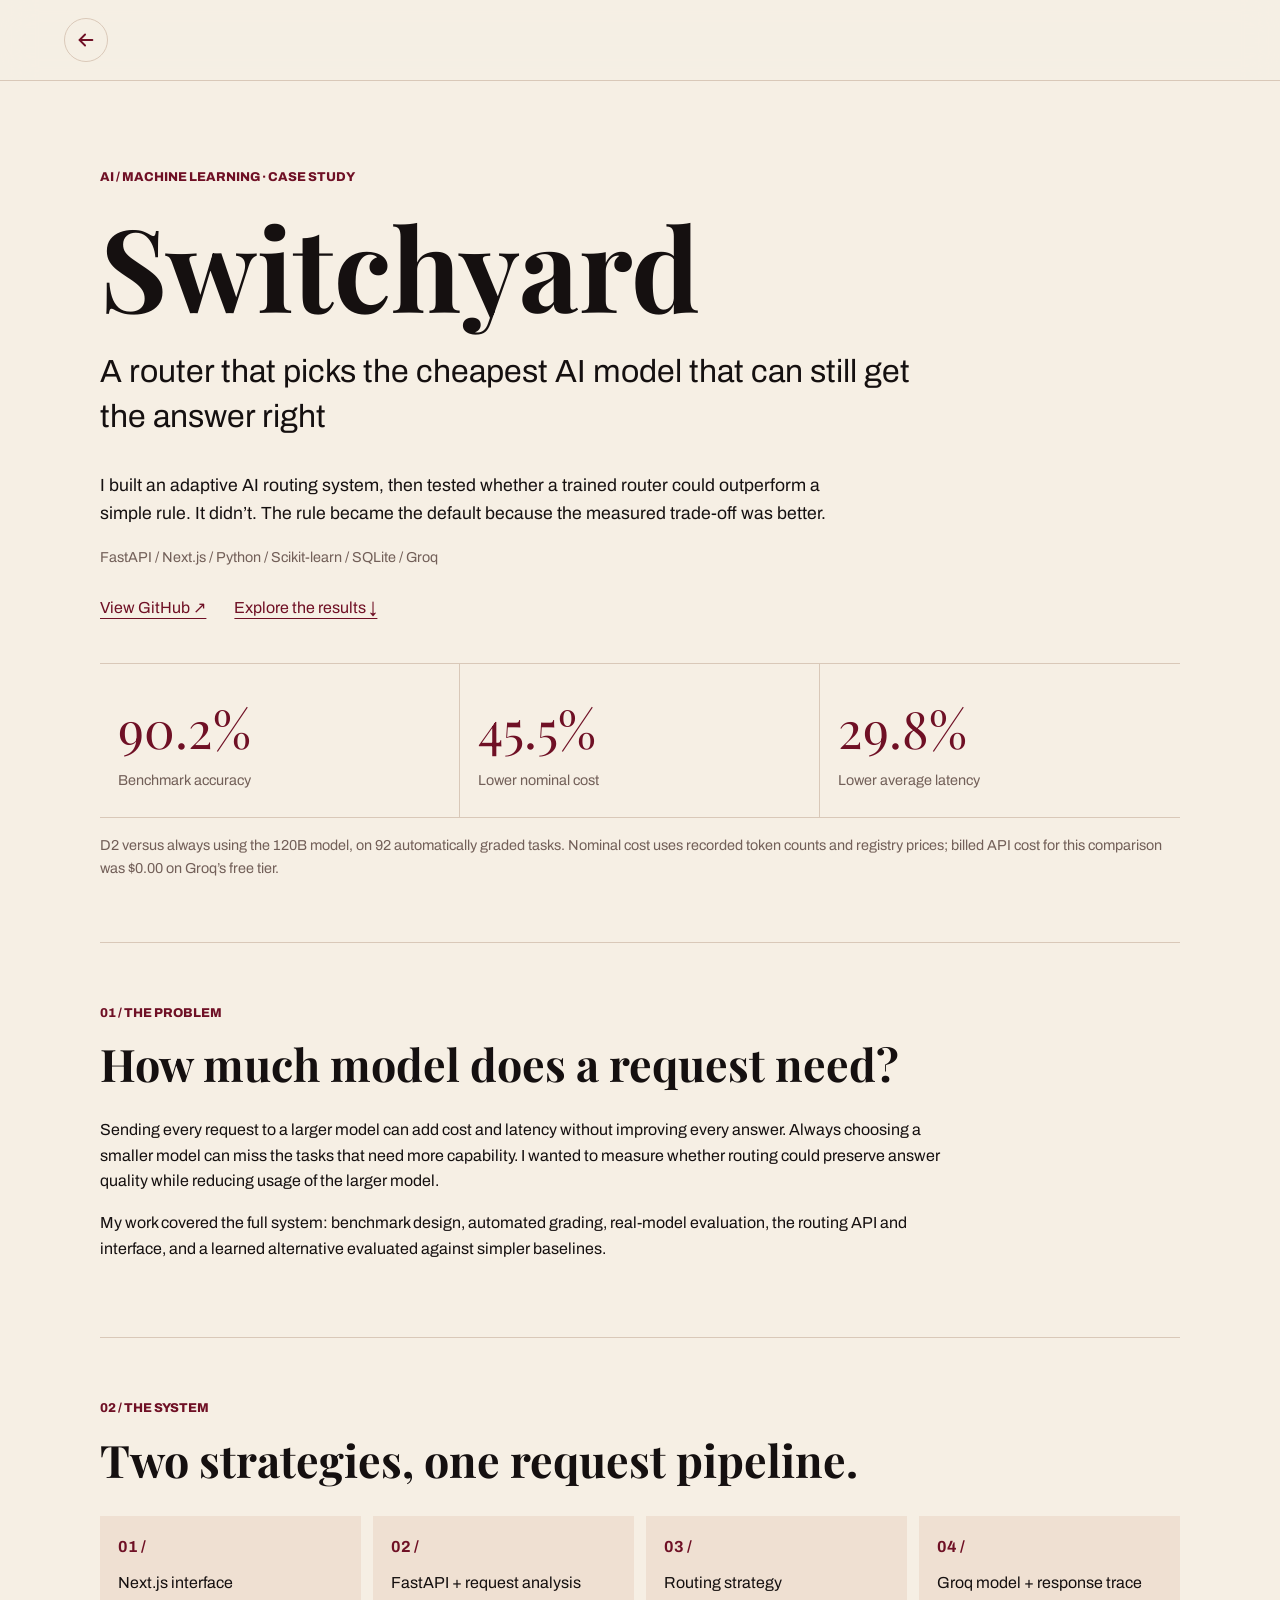
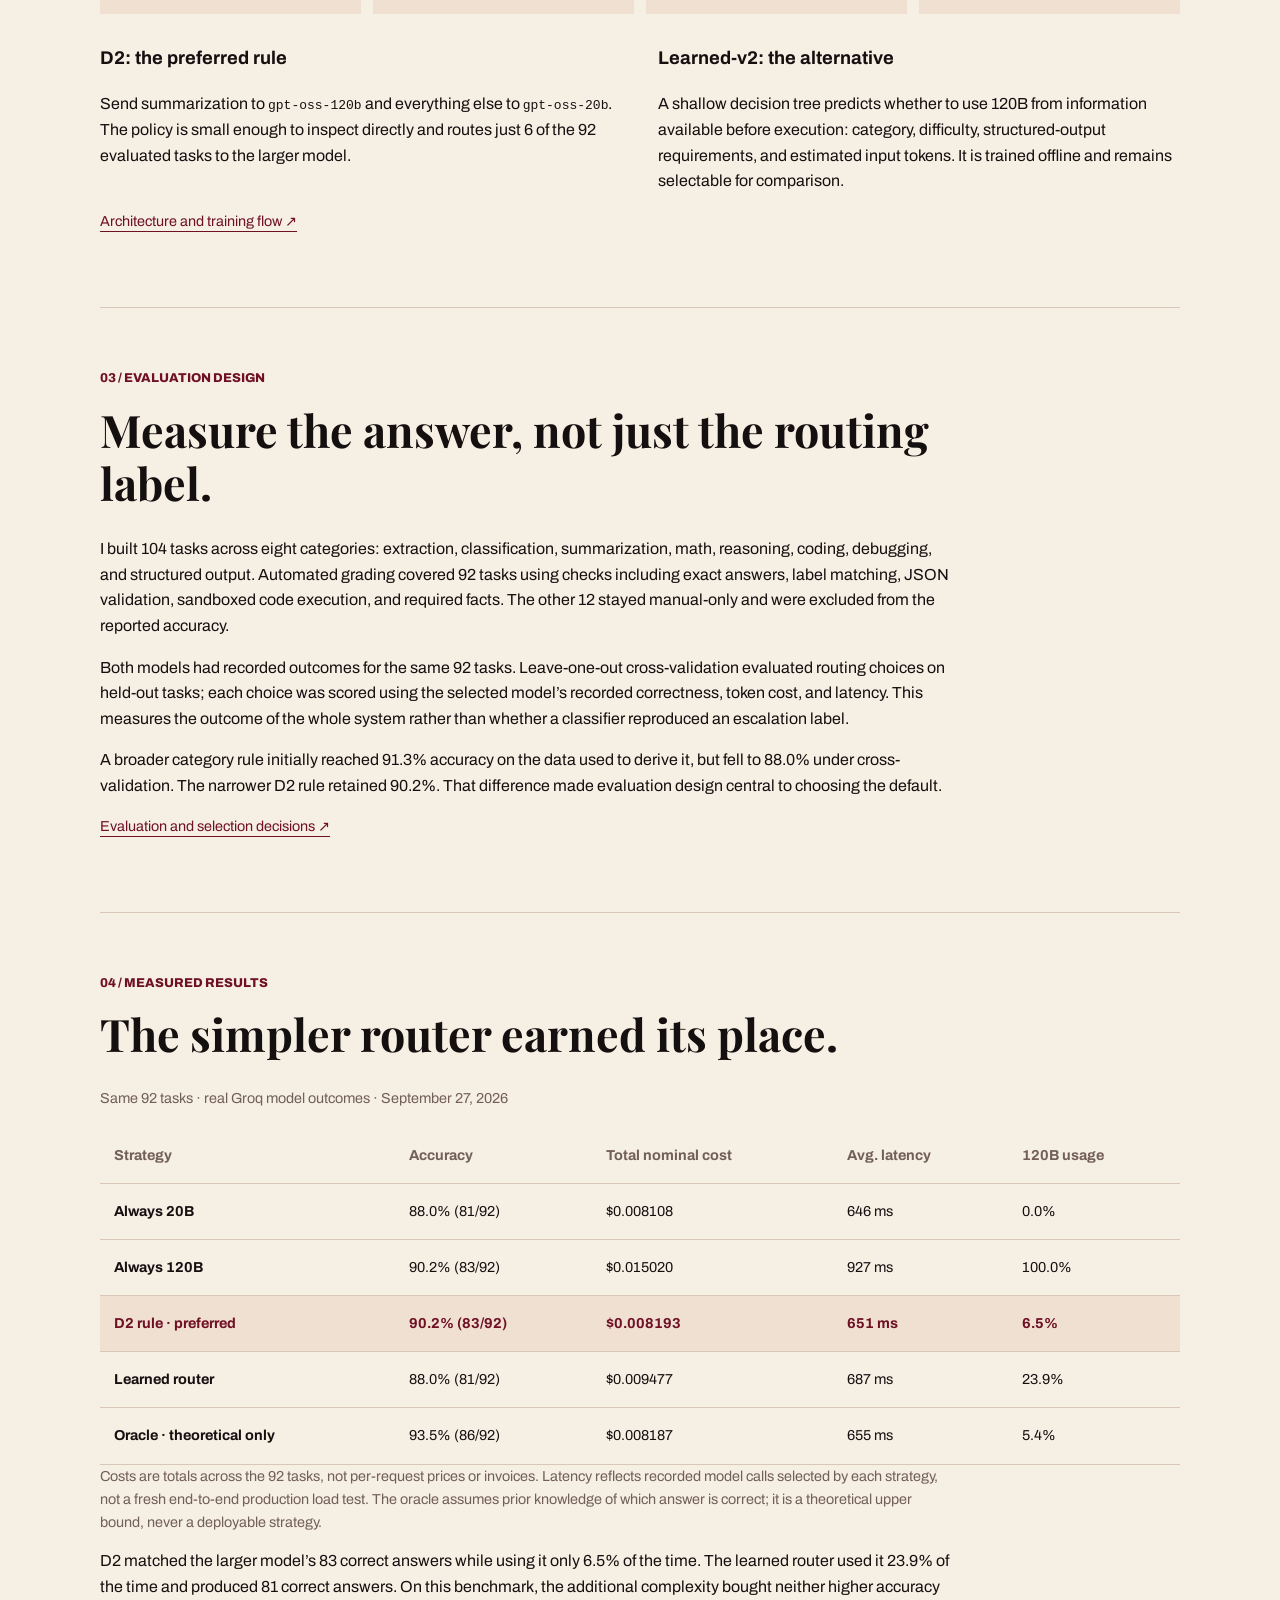
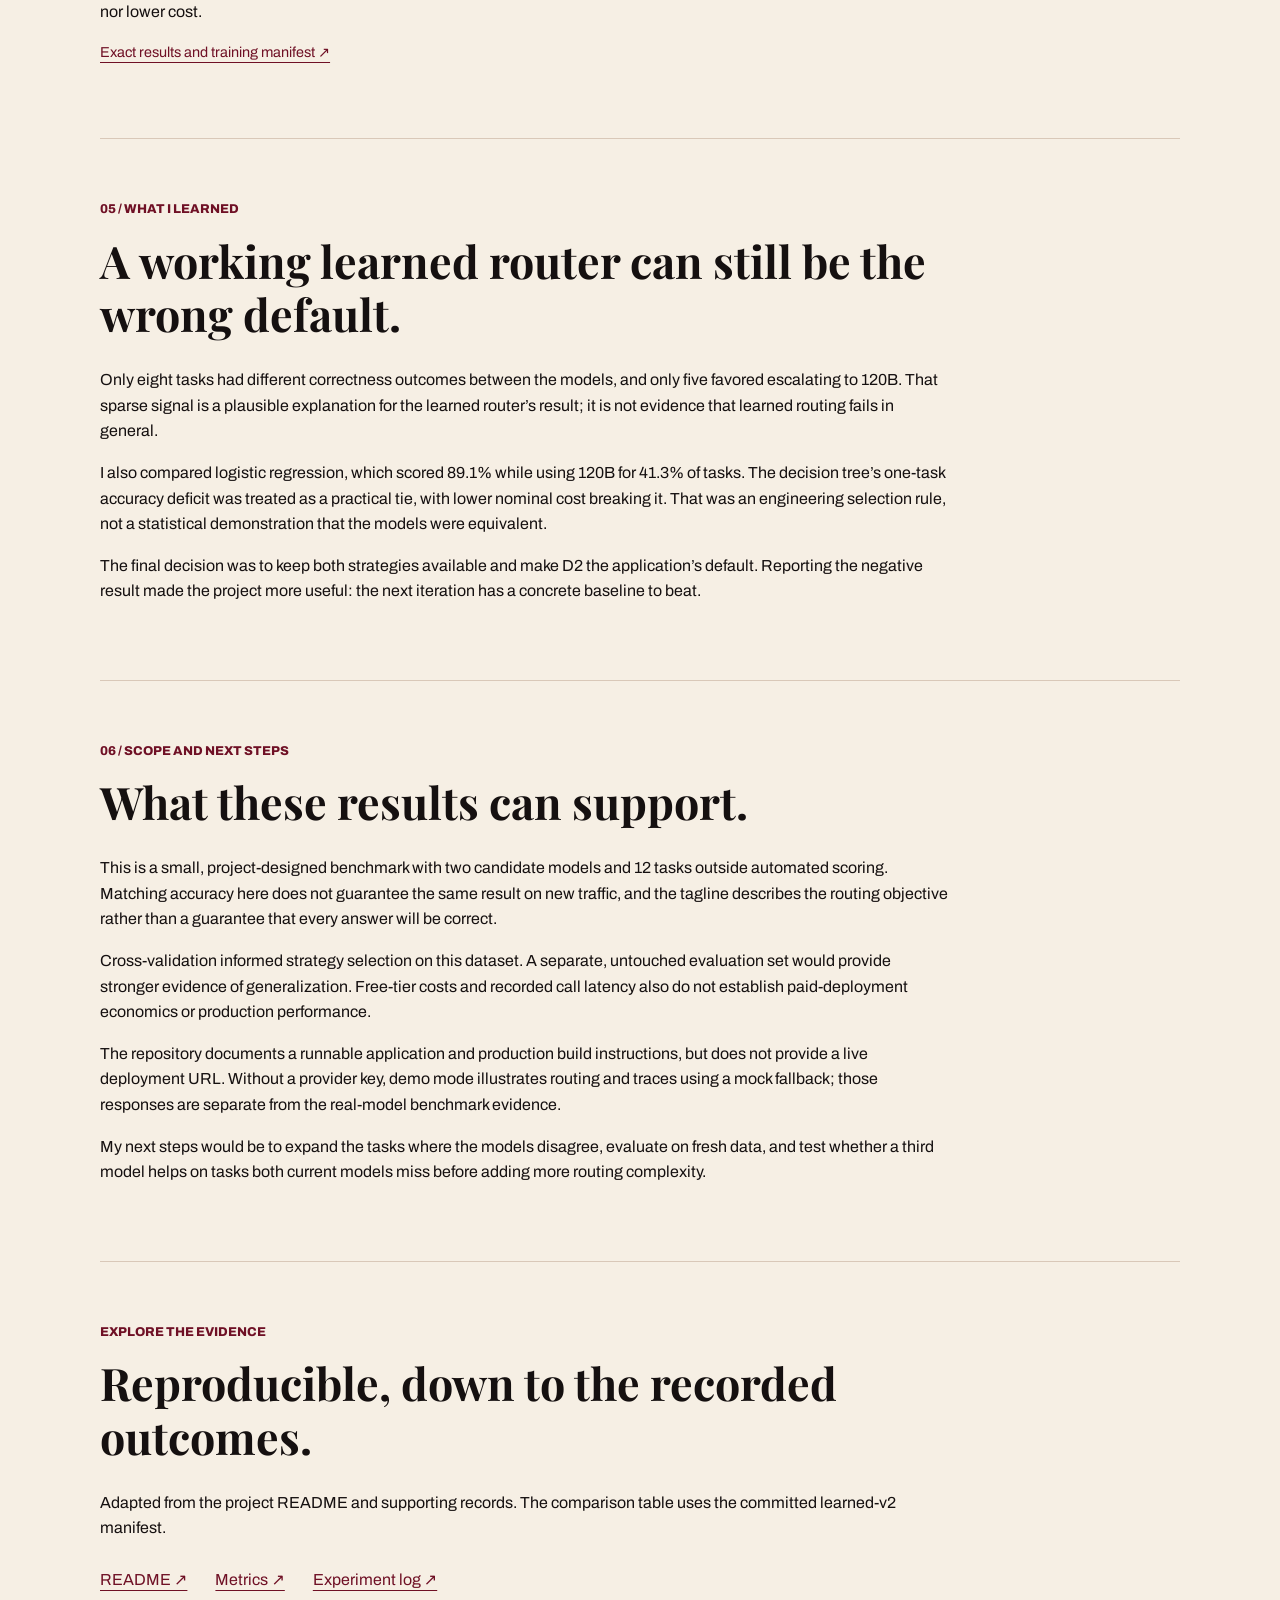
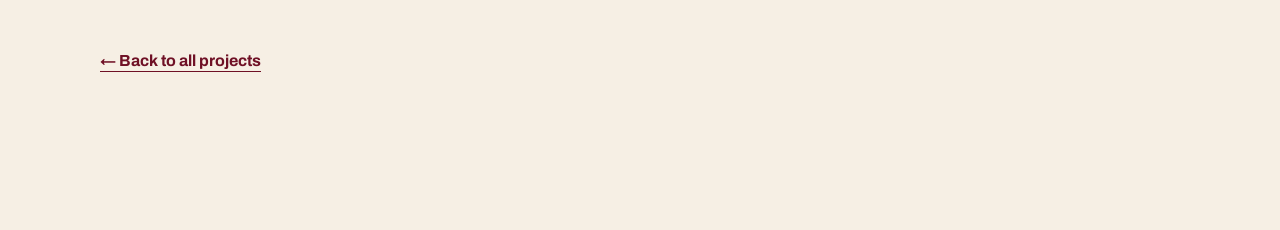
<file: switchyard.html>
<!DOCTYPE html>
<html lang="en">
<head>
  <meta charset="UTF-8" />
  <meta name="viewport" content="width=device-width, initial-scale=1.0" />
  <title>Switchyard Case Study | Shuvangee</title>
  <meta name="description" content="Building and evaluating an AI model router: matching 90.2% benchmark accuracy at 45.5% lower nominal cost, and learning why a simple rule beat a trained router." />
  <link rel="preconnect" href="https://fonts.googleapis.com" />
  <link rel="preconnect" href="https://fonts.gstatic.com" crossorigin />
  <link href="https://fonts.googleapis.com/css2?family=Archivo:wght@400;500;600;700&amp;family=Playfair+Display:wght@600;700&amp;display=swap" rel="stylesheet" />
  <link rel="stylesheet" href="styles.css" />
</head>
<body>
  <header class="site-header report-header">
    <a class="back-link" href="index.html#projects" aria-label="Back to projects"><svg viewBox="0 0 24 24" aria-hidden="true"><path d="M19 12H5" /><path d="m11 6-6 6 6 6" /></svg></a>
  </header>
  <main class="research-page case-study">
    <section class="case-hero" aria-labelledby="case-title">
      <p class="eyebrow">AI / Machine Learning · Case Study</p>
      <h1 id="case-title">Switchyard</h1>
      <p class="case-tagline">A router that picks the cheapest AI model that can still get the answer right</p>
      <p class="case-intro">I built an adaptive AI routing system, then tested whether a trained router could outperform a simple rule. It didn’t. The rule became the default because the measured trade-off was better.</p>
      <p class="case-stack">FastAPI / Next.js / Python / Scikit-learn / SQLite / Groq</p>
      <div class="case-actions"><a href="https://github.com/shuvangee/Switchyard" target="_blank" rel="noreferrer">View GitHub ↗</a><a href="#results">Explore the results ↓</a></div>
      <dl class="case-metrics">
        <div><dt>Benchmark accuracy</dt><dd>90.2%</dd></div>
        <div><dt>Lower nominal cost</dt><dd>45.5%</dd></div>
        <div><dt>Lower average latency</dt><dd>29.8%</dd></div>
      </dl>
      <p class="case-note">D2 versus always using the 120B model, on 92 automatically graded tasks. Nominal cost uses recorded token counts and registry prices; billed API cost for this comparison was $0.00 on Groq’s free tier.</p>
    </section>

    <section class="case-section" aria-labelledby="problem-title">
      <p class="eyebrow">01 / The problem</p><h2 id="problem-title">How much model does a request need?</h2>
      <p>Sending every request to a larger model can add cost and latency without improving every answer. Always choosing a smaller model can miss the tasks that need more capability. I wanted to measure whether routing could preserve answer quality while reducing usage of the larger model.</p>
      <p>My work covered the full system: benchmark design, automated grading, real-model evaluation, the routing API and interface, and a learned alternative evaluated against simpler baselines.</p>
    </section>

    <section class="case-section" aria-labelledby="system-title">
      <p class="eyebrow">02 / The system</p><h2 id="system-title">Two strategies, one request pipeline.</h2>
      <ol class="case-flow" aria-label="Request routing pipeline"><li>Next.js interface</li><li>FastAPI + request analysis</li><li>Routing strategy</li><li>Groq model + response trace</li></ol>
      <div class="case-columns">
        <div><h3>D2: the preferred rule</h3><p>Send summarization to <code>gpt-oss-120b</code> and everything else to <code>gpt-oss-20b</code>. The policy is small enough to inspect directly and routes just 6 of the 92 evaluated tasks to the larger model.</p></div>
        <div><h3>Learned-v2: the alternative</h3><p>A shallow decision tree predicts whether to use 120B from information available before execution: category, difficulty, structured-output requirements, and estimated input tokens. It is trained offline and remains selectable for comparison.</p></div>
      </div>
      <p class="case-source"><a href="https://github.com/shuvangee/Switchyard/blob/main/docs/architecture/overview.md" target="_blank" rel="noreferrer">Architecture and training flow ↗</a></p>
    </section>

    <section class="case-section" aria-labelledby="evaluation-title">
      <p class="eyebrow">03 / Evaluation design</p><h2 id="evaluation-title">Measure the answer, not just the routing label.</h2>
      <p>I built 104 tasks across eight categories: extraction, classification, summarization, math, reasoning, coding, debugging, and structured output. Automated grading covered 92 tasks using checks including exact answers, label matching, JSON validation, sandboxed code execution, and required facts. The other 12 stayed manual-only and were excluded from the reported accuracy.</p>
      <p>Both models had recorded outcomes for the same 92 tasks. Leave-one-out cross-validation evaluated routing choices on held-out tasks; each choice was scored using the selected model’s recorded correctness, token cost, and latency. This measures the outcome of the whole system rather than whether a classifier reproduced an escalation label.</p>
      <p>A broader category rule initially reached 91.3% accuracy on the data used to derive it, but fell to 88.0% under cross-validation. The narrower D2 rule retained 90.2%. That difference made evaluation design central to choosing the default.</p>
      <p class="case-source"><a href="https://github.com/shuvangee/Switchyard/blob/main/docs/case-study/DECISIONS.md" target="_blank" rel="noreferrer">Evaluation and selection decisions ↗</a></p>
    </section>

    <section class="case-section" id="results" aria-labelledby="results-title">
      <p class="eyebrow">04 / Measured results</p><h2 id="results-title">The simpler router earned its place.</h2>
      <div class="case-table-wrap" role="region" aria-label="Strategy comparison, scroll horizontally on small screens" tabindex="0">
        <table class="case-table"><caption>Same 92 tasks · real Groq model outcomes · September 27, 2026</caption><thead><tr><th scope="col">Strategy</th><th scope="col">Accuracy</th><th scope="col">Total nominal cost</th><th scope="col">Avg. latency</th><th scope="col">120B usage</th></tr></thead><tbody><tr><th scope="row">Always 20B</th><td>88.0% (81/92)</td><td>$0.008108</td><td>646 ms</td><td>0.0%</td></tr><tr><th scope="row">Always 120B</th><td>90.2% (83/92)</td><td>$0.015020</td><td>927 ms</td><td>100.0%</td></tr><tr class="preferred-result"><th scope="row">D2 rule · preferred</th><td>90.2% (83/92)</td><td>$0.008193</td><td>651 ms</td><td>6.5%</td></tr><tr><th scope="row">Learned router</th><td>88.0% (81/92)</td><td>$0.009477</td><td>687 ms</td><td>23.9%</td></tr><tr><th scope="row">Oracle · theoretical only</th><td>93.5% (86/92)</td><td>$0.008187</td><td>655 ms</td><td>5.4%</td></tr></tbody></table>
      </div>
      <p class="case-note">Costs are totals across the 92 tasks, not per-request prices or invoices. Latency reflects recorded model calls selected by each strategy, not a fresh end-to-end production load test. The oracle assumes prior knowledge of which answer is correct; it is a theoretical upper bound, never a deployable strategy.</p>
      <p>D2 matched the larger model’s 83 correct answers while using it only 6.5% of the time. The learned router used it 23.9% of the time and produced 81 correct answers. On this benchmark, the additional complexity bought neither higher accuracy nor lower cost.</p>
      <p class="case-source"><a href="https://github.com/shuvangee/Switchyard/blob/main/backend/app/routing/learned/artifacts/learned-v2.manifest.json" target="_blank" rel="noreferrer">Exact results and training manifest ↗</a></p>
    </section>

    <section class="case-section" aria-labelledby="lesson-title">
      <p class="eyebrow">05 / What I learned</p><h2 id="lesson-title">A working learned router can still be the wrong default.</h2>
      <p>Only eight tasks had different correctness outcomes between the models, and only five favored escalating to 120B. That sparse signal is a plausible explanation for the learned router’s result; it is not evidence that learned routing fails in general.</p>
      <p>I also compared logistic regression, which scored 89.1% while using 120B for 41.3% of tasks. The decision tree’s one-task accuracy deficit was treated as a practical tie, with lower nominal cost breaking it. That was an engineering selection rule, not a statistical demonstration that the models were equivalent.</p>
      <p>The final decision was to keep both strategies available and make D2 the application’s default. Reporting the negative result made the project more useful: the next iteration has a concrete baseline to beat.</p>
    </section>

    <section class="case-section" aria-labelledby="limits-title">
      <p class="eyebrow">06 / Scope and next steps</p><h2 id="limits-title">What these results can support.</h2>
      <p>This is a small, project-designed benchmark with two candidate models and 12 tasks outside automated scoring. Matching accuracy here does not guarantee the same result on new traffic, and the tagline describes the routing objective rather than a guarantee that every answer will be correct.</p>
      <p>Cross-validation informed strategy selection on this dataset. A separate, untouched evaluation set would provide stronger evidence of generalization. Free-tier costs and recorded call latency also do not establish paid-deployment economics or production performance.</p>
      <p>The repository documents a runnable application and production build instructions, but does not provide a live deployment URL. Without a provider key, demo mode illustrates routing and traces using a mock fallback; those responses are separate from the real-model benchmark evidence.</p>
      <p>My next steps would be to expand the tasks where the models disagree, evaluate on fresh data, and test whether a third model helps on tasks both current models miss before adding more routing complexity.</p>
    </section>

    <section class="case-section case-evidence" aria-labelledby="evidence-title">
      <p class="eyebrow">Explore the evidence</p><h2 id="evidence-title">Reproducible, down to the recorded outcomes.</h2>
      <p>Adapted from the project README and supporting records. The comparison table uses the committed learned-v2 manifest.</p>
      <div class="case-actions"><a href="https://github.com/shuvangee/Switchyard/blob/main/README.md" target="_blank" rel="noreferrer">README ↗</a><a href="https://github.com/shuvangee/Switchyard/blob/main/docs/case-study/METRICS.md" target="_blank" rel="noreferrer">Metrics ↗</a><a href="https://github.com/shuvangee/Switchyard/blob/main/docs/case-study/EXPERIMENTS.md" target="_blank" rel="noreferrer">Experiment log ↗</a></div>
      <a class="case-study-link" href="index.html#projects">← Back to all projects</a>
    </section>
  </main>
</body>
</html>
</file>
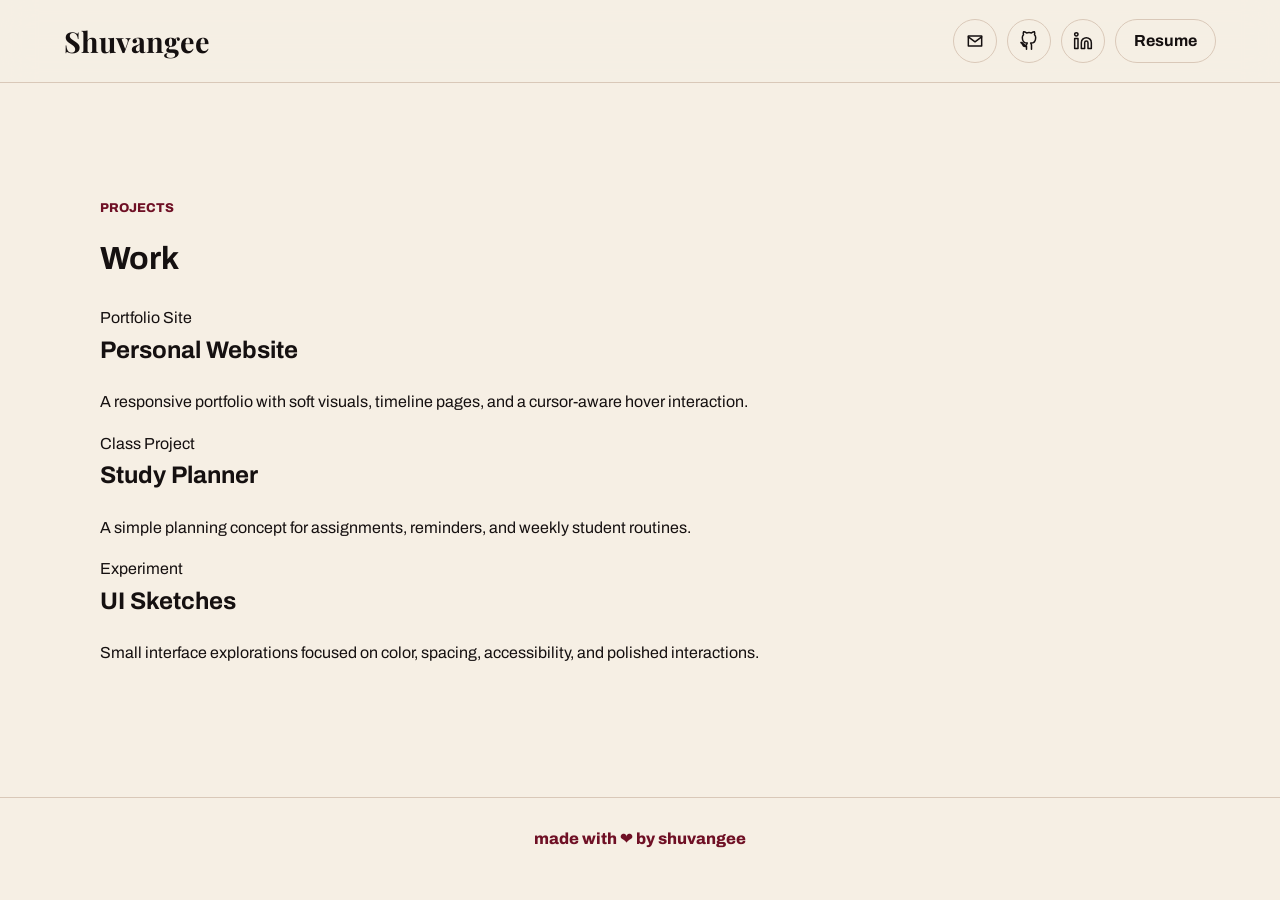
<file: work.html>
<!DOCTYPE html>
<html lang="en">
  <head>
    <meta charset="UTF-8" />
    <meta name="viewport" content="width=device-width, initial-scale=1.0" />
    <title>Work | Shuvangee</title>
    <link rel="preconnect" href="https://fonts.googleapis.com" />
    <link rel="preconnect" href="https://fonts.gstatic.com" crossorigin />
    <link href="https://fonts.googleapis.com/css2?family=Archivo:wght@400;500;600;700&family=Playfair+Display:wght@600;700&display=swap" rel="stylesheet" />
    <link rel="stylesheet" href="styles.css" />
  </head>
  <body>
    <header class="site-header">
      <a class="brand" href="index.html">Shuvangee</a>
      <nav class="top-links" aria-label="Contact links">
        <a class="icon-link" href="mailto:shuvangee@example.com" aria-label="Email Shuvangee"><svg viewBox="0 0 24 24" aria-hidden="true"><path d="M4 6h16v12H4z"/><path d="m4 7 8 6 8-6"/></svg></a>
        <a class="icon-link" href="https://github.com/" target="_blank" rel="noreferrer" aria-label="GitHub profile"><svg viewBox="0 0 24 24" aria-hidden="true"><path d="M15 22v-4a4.8 4.8 0 0 0-1-3.5c3 0 6-2 6-6.5a5.1 5.1 0 0 0-1.4-3.6 4.8 4.8 0 0 0-.1-3.4s-1.1-.3-3.5 1.3a12.2 12.2 0 0 0-6 0C6.6.7 5.5 1 5.5 1a4.8 4.8 0 0 0-.1 3.4A5.1 5.1 0 0 0 4 8c0 4.5 3 6.5 6 6.5-.4.4-.8 1.1-.9 2.1-1.7.8-3.1.3-4.1-1.3 0 0-.8-1.5-2-1.6 0 0-1.3 0-.1.8 0 0 .9.4 1.5 2 0 0 .8 2.6 4.6 1.8V22"/></svg></a>
        <a class="icon-link" href="https://www.linkedin.com/" target="_blank" rel="noreferrer" aria-label="LinkedIn profile"><svg viewBox="0 0 24 24" aria-hidden="true"><path d="M16 8a6 6 0 0 1 6 6v7h-4v-7a2 2 0 0 0-4 0v7h-4v-7a6 6 0 0 1 6-6z"/><path d="M2 9h4v12H2z"/><circle cx="4" cy="4" r="2"/></svg></a>
        <a class="resume-link" href="resume.html">Resume</a>
      </nav>
    </header>
    <main class="section-shell subpage">
      <p class="eyebrow">Projects</p>
      <h1>Work</h1>
      <div class="timeline">
        <article><time>Portfolio Site</time><h2>Personal Website</h2><p>A responsive portfolio with soft visuals, timeline pages, and a cursor-aware hover interaction.</p></article>
        <article><time>Class Project</time><h2>Study Planner</h2><p>A simple planning concept for assignments, reminders, and weekly student routines.</p></article>
        <article><time>Experiment</time><h2>UI Sketches</h2><p>Small interface explorations focused on color, spacing, accessibility, and polished interactions.</p></article>
      </div>
    </main>
    <footer>made with ❤️ by shuvangee</footer>
  </body>
</html>
</file>
<file: styles.css>
:root {
  --bg: #f6efe4;
  --text: #151010;
  --muted: #725f58;
  --line: #d9c8b8;
  --maroon: #6f1025;
  --soft: #efe0d2;
  --ink: #111;
}

* {
  box-sizing: border-box;
}

html {
  scroll-padding-top: 82px;
  scroll-snap-type: y proximity;
  scroll-behavior: smooth;
}

body {
  margin: 0;
  background: var(--bg);
  color: var(--text);
  font-family: Archivo, system-ui, sans-serif;
  line-height: 1.6;
}

body.modal-open {
  overflow: hidden;
}

.page-content {
  margin-left: 120px;
}

a {
  color: inherit;
  text-decoration: none;
}

button {
  font: inherit;
}

.section-nav {
  display: grid;
  gap: 8px;
  left: 18px;
  position: fixed;
  top: 50%;
  transform: translateY(-50%);
  width: 98px;
  z-index: 8;
}

.section-nav a {
  align-items: center;
  color: var(--muted);
  display: flex;
  font-size: 0.7rem;
  font-weight: 500;
  gap: 7px;
  line-height: 1.2;
  min-height: 28px;
  transition: color 180ms ease, font-weight 180ms ease;
}

.section-nav a::before {
  background: var(--line);
  content: "";
  height: 5px;
  width: 5px;
}

.section-nav a:hover,
.section-nav a:focus-visible,
.section-nav a.is-active {
  color: var(--maroon);
  font-weight: 800;
  outline: none;
}

.section-nav a.is-active::before {
  background: var(--maroon);
}

.site-header {
  align-items: center;
  background: rgba(246, 239, 228, 0.9);
  border-bottom: 1px solid var(--line);
  display: flex;
  gap: 18px;
  justify-content: space-between;
  padding: 18px clamp(18px, 5vw, 64px);
  position: sticky;
  top: 0;
  z-index: 10;
  backdrop-filter: blur(16px);
}

.brand {
  font-family: "Playfair Display", serif;
  font-size: clamp(1.35rem, 3vw, 1.8rem);
  font-weight: 700;
}

.top-links {
  align-items: center;
  display: flex;
  flex-wrap: wrap;
  gap: 10px;
  justify-content: flex-end;
}

.icon-link,
.resume-link {
  align-items: center;
  border: 1px solid var(--line);
  border-radius: 999px;
  display: inline-flex;
  justify-content: center;
  min-height: 44px;
  transition: transform 180ms ease, background 180ms ease, border-color 180ms ease;
}

.icon-link {
  height: 44px;
  width: 44px;
}

.icon-link svg,
.detail-icon,
.modal-arrow svg {
  fill: none;
  stroke: currentColor;
  stroke-linecap: round;
  stroke-linejoin: round;
}

.icon-link svg {
  height: 20px;
  stroke-width: 1.8;
  width: 20px;
}

.resume-link {
  font-weight: 700;
  padding: 0 18px;
}

.icon-link:hover,
.resume-link:hover,
.icon-link:focus-visible,
.resume-link:focus-visible {
  background: var(--soft);
  border-color: var(--maroon);
  outline: none;
  transform: translateY(-2px);
}

.landing-page,
.info-section,
.skills-section,
.projects-section,
.testimonial-section,
.contact-section,
.beyond-section,
.section-shell {
  margin: 0 auto;
  max-width: 1160px;
  padding-left: clamp(18px, 5vw, 40px);
  padding-right: clamp(18px, 5vw, 40px);
}

.landing-page {
  scroll-snap-align: start;
  scroll-snap-stop: always;
}

.landing-page {
  align-items: center;
  display: grid;
  grid-template-columns: minmax(0, 1fr) minmax(240px, 0.45fr);
  min-height: calc(100vh - 82px);
  min-height: calc(100svh - 82px);
  padding-bottom: clamp(86px, 10vh, 118px);
  padding-top: clamp(42px, 7vh, 82px);
  position: relative;
}

.landing-copy {
  max-width: 900px;
}

.availability-status {
  align-items: flex-start;
  color: #245542 !important;
  display: flex;
  font-size: clamp(0.78rem, 1.1vw, 0.9rem) !important;
  font-weight: 700;
  gap: 10px;
  line-height: 1.4;
  margin-bottom: clamp(26px, 4vh, 48px) !important;
  max-width: 720px !important;
}

.availability-status span {
  animation: status-blink 1.8s ease-in-out infinite;
  background: #176c4c;
  border-radius: 50%;
  box-shadow: 0 0 0 4px rgba(23, 108, 76, 0.12);
  flex: 0 0 auto;
  height: 9px;
  margin-top: 5px;
  width: 9px;
}

.landing-copy h1 {
  color: var(--text);
  font-family: "Playfair Display", serif;
  font-size: clamp(5rem, 10.5vw, 10rem);
  line-height: 0.88;
  margin-bottom: clamp(18px, 3vh, 28px);
}

.landing-copy h1 span {
  color: var(--text);
  display: block;
  white-space: nowrap;
}

.landing-copy h1 strong {
  color: var(--maroon);
  display: block;
  font-weight: 700;
  white-space: nowrap;
}

.landing-copy p {
  color: var(--muted);
  font-size: clamp(1rem, 1.8vw, 1.35rem);
  margin: 0;
  max-width: 520px;
}

.scroll-arrow {
  align-items: center;
  animation: bounce-arrow 1.35s ease-in-out infinite;
  border: 1px solid var(--line);
  border-radius: 50%;
  bottom: 22px;
  color: var(--maroon);
  display: flex;
  height: 52px;
  justify-content: center;
  left: 50%;
  position: absolute;
  transform: translateX(-50%);
  width: 52px;
}

.scroll-arrow:hover,
.scroll-arrow:focus-visible {
  background: var(--soft);
  border-color: var(--maroon);
  outline: none;
}

.scroll-arrow svg {
  fill: none;
  height: 26px;
  stroke: currentColor;
  stroke-linecap: round;
  stroke-linejoin: round;
  stroke-width: 2;
  width: 26px;
}

.info-section {
  border-top: 1px solid var(--line);
  display: grid;
  gap: clamp(36px, 5vw, 64px);
  grid-template-columns: minmax(0, 1fr) minmax(320px, 0.72fr);
  padding-bottom: clamp(36px, 5vw, 64px);
  padding-top: clamp(56px, 7vw, 86px);
}

.eyebrow {
  color: var(--maroon);
  font-size: 0.8rem;
  font-weight: 800;
  letter-spacing: 0;
  margin: 0 0 14px;
  text-transform: uppercase;
}

h1,
h2,
h3,
p {
  margin-top: 0;
}

.section-heading h2 {
  font-family: "Playfair Display", serif;
  font-size: clamp(2.4rem, 5vw, 5rem);
  line-height: 1;
  margin-bottom: 28px;
}

.experience-list {
  border-top: 1px solid var(--line);
}

.experience-list article {
  border-bottom: 1px solid var(--line);
  display: grid;
  gap: clamp(20px, 3vw, 44px);
  grid-template-columns: minmax(190px, 0.38fr) 1fr;
  min-height: 128px;
  padding: 24px 0;
}

.experience-list h2 {
  font-family: "Playfair Display", serif;
  font-size: clamp(1.7rem, 2.6vw, 2.35rem);
  line-height: 1.05;
  margin-bottom: 0;
}

.inline-page-link {
  align-items: baseline;
  display: inline-flex;
  gap: 12px;
  transition: color 180ms ease, transform 180ms ease;
}

.inline-page-link svg {
  color: var(--maroon);
  fill: none;
  height: 0.72em;
  stroke: currentColor;
  stroke-linecap: round;
  stroke-linejoin: round;
  stroke-width: 3;
  width: 0.72em;
}

.inline-page-link:hover,
.inline-page-link:focus-visible {
  color: var(--maroon);
  outline: none;
  transform: translateX(4px);
}

.experience-list p,
.experience-list li,
.experience-copy span,
.project-item p,
.details-panel p,
.read-card li,
.previous-label,
.resume-panel p {
  color: var(--muted);
}

.experience-copy p {
  color: var(--text);
  font-weight: 700;
  margin-bottom: 8px;
}

.experience-copy ul {
  display: grid;
  gap: 6px;
  margin: 0;
  padding-left: 18px;
}

.experience-copy li {
  font-size: clamp(0.92rem, 1.15vw, 1rem);
  line-height: 1.45;
}

.ta-grid {
  display: grid;
  gap: 16px;
  grid-template-columns: repeat(2, minmax(0, 1fr));
}

.ta-grid section {
  border-top: 1px solid var(--line);
  padding-top: 12px;
}

.ta-grid p {
  color: var(--text);
  font-weight: 700;
  margin-bottom: 6px;
}

.ta-grid span {
  display: block;
  font-size: clamp(0.9rem, 1.05vw, 0.98rem);
  line-height: 1.45;
}

.details-panel {
  display: grid;
  align-content: start;
  gap: 0;
}

.mini-detail {
  border-bottom: 1px solid var(--line);
  min-height: 128px;
  padding: 24px 0;
}

.details-panel .mini-detail:first-of-type {
  border-top: 1px solid var(--line);
}

.detail-card {
  align-items: start;
  display: grid;
  gap: 20px;
  grid-template-columns: 54px 1fr;
}

.detail-icon {
  color: var(--maroon);
  height: 30px;
  margin-top: 1px;
  stroke-width: 2;
  width: 30px;
}

.coffee-icon {
  height: 30px;
  margin-top: 0;
  width: 30px;
}

.detail-image {
  display: block;
  object-fit: cover;
}

.school-logo {
  aspect-ratio: 1;
  align-items: center;
  background: #e00000;
  color: #fff;
  display: flex;
  flex-direction: column;
  font-size: 0.64rem;
  font-weight: 800;
  justify-content: center;
  line-height: 0.92;
  text-align: center;
  text-transform: uppercase;
  width: 54px;
}

.book-cover {
  border: 1px solid var(--line);
  box-shadow: 0 10px 24px rgba(111, 16, 37, 0.1);
  width: 54px;
}

.detail-card .eyebrow {
  color: var(--maroon);
  font-size: 0.8rem;
}

.detail-card h2 {
  font-family: Archivo, system-ui, sans-serif;
  font-size: clamp(1.05rem, 1.6vw, 1.25rem);
  line-height: 1.25;
  margin-bottom: 4px;
}

.detail-card p,
.experience-copy p,
.experience-copy li {
  font-size: clamp(0.96rem, 1.25vw, 1.08rem);
  line-height: 1.55;
  margin-bottom: 8px;
}

.organizations {
  border-top: 1px solid var(--line);
  margin-top: 14px;
  padding-top: 12px;
}

.organizations > p {
  color: var(--text);
  font-size: 0.8rem;
  font-weight: 800;
  margin-bottom: 6px;
  text-transform: uppercase;
}

.organizations ul {
  margin: 0;
  padding-left: 17px;
}

.organizations li {
  color: var(--muted);
  font-size: 0.88rem;
  line-height: 1.45;
  margin-bottom: 4px;
}

.skills-section {
  border-top: 1px solid var(--line);
  padding-bottom: clamp(62px, 8vw, 96px);
  padding-top: clamp(62px, 8vw, 96px);
}

.skills-subsection + .skills-subsection {
  margin-top: clamp(54px, 7vw, 86px);
}

.skills-subsection > h2 {
  font-family: "Playfair Display", serif;
  font-size: clamp(2.25rem, 4vw, 3.9rem);
  line-height: 1;
  margin-bottom: 28px;
}

.skills-grid {
  border-left: 1px solid var(--line);
  border-top: 1px solid var(--line);
  display: grid;
  grid-template-columns: repeat(3, minmax(0, 1fr));
}

.skills-grid > div {
  border-bottom: 1px solid var(--line);
  border-right: 1px solid var(--line);
  min-height: 210px;
  padding: 24px;
}

.skills-grid h3 {
  font-size: 0.82rem;
  line-height: 1.3;
  margin-bottom: 42px;
  text-transform: uppercase;
}

.skills-grid p {
  color: var(--muted);
  font-size: 0.95rem;
  line-height: 1.55;
}

.soft-skills {
  grid-template-columns: repeat(2, minmax(0, 1fr));
}

.read-card summary {
  color: var(--text);
  cursor: pointer;
  font-size: clamp(0.96rem, 1.25vw, 1.08rem);
  font-weight: 700;
  line-height: 1.35;
}

.read-card summary span {
  color: var(--muted);
  font-size: 0.95em;
  font-weight: 600;
}

.read-card summary:focus-visible {
  outline: 2px solid var(--maroon);
  outline-offset: 4px;
}

.current-read {
  margin: 18px 0 10px;
}

.read-card ul {
  font-size: 0.95rem;
  margin-bottom: 0;
  margin-top: 8px;
  padding-left: 18px;
}

.previous-label {
  font-size: 0.95rem;
  font-weight: 700;
  margin: 16px 0 0;
}

.reading-journal-link {
  color: var(--muted);
  font-size: 0.9rem;
  line-height: 1.45;
  margin-top: 14px;
}

.reading-journal-link a {
  color: var(--maroon);
  font-weight: 800;
  text-decoration: underline;
  text-underline-offset: 3px;
}

.hobby-card p:not(.eyebrow) {
  font-size: clamp(0.96rem, 1.25vw, 1.08rem);
  line-height: 1.5;
}

.projects-section,
.beyond-section {
  border-top: 1px solid var(--line);
  padding-bottom: clamp(70px, 9vw, 118px);
  padding-top: clamp(70px, 9vw, 118px);
}

.project-grid {
  display: grid;
  gap: 0;
  grid-template-columns: repeat(2, minmax(0, 1fr));
  border-top: 1px solid var(--line);
  border-left: 1px solid var(--line);
}

.project-item {
  border-bottom: 1px solid var(--line);
  border-right: 1px solid var(--line);
  color: inherit;
  display: block;
  min-height: 300px;
  padding: clamp(20px, 3vw, 34px);
  transition: background 180ms ease, transform 180ms ease;
}

.project-item[href]:hover,
.project-item[href]:focus-visible {
  background: var(--soft);
  outline: none;
  transform: translateY(-3px);
}

.project-item span {
  color: var(--maroon);
  font-size: 0.82rem;
  font-weight: 800;
}

.project-meta {
  align-items: center;
  display: flex;
  justify-content: space-between;
}

.project-github {
  fill: none;
  height: 24px;
  stroke: var(--maroon);
  stroke-linecap: round;
  stroke-linejoin: round;
  stroke-width: 1.8;
  width: 24px;
}

.project-item h3 {
  font-family: "Playfair Display", serif;
  font-size: clamp(1.8rem, 3vw, 2.5rem);
  line-height: 1.05;
  margin: 42px 0 14px;
}

.project-item strong {
  color: var(--text);
  font-weight: 800;
}

.testimonial-section,
.contact-section {
  border-top: 1px solid var(--line);
  padding-bottom: clamp(70px, 9vw, 118px);
  padding-top: clamp(70px, 9vw, 118px);
}

.testimonial-grid {
  border-left: 1px solid var(--line);
  border-top: 1px solid var(--line);
  display: grid;
  grid-template-columns: repeat(3, minmax(0, 1fr));
  margin-top: 34px;
}

.testimonial-card {
  border-bottom: 1px solid var(--line);
  border-right: 1px solid var(--line);
  display: grid;
  gap: 28px;
  margin: 0;
  min-height: 430px;
  padding: clamp(22px, 2.2vw, 32px);
}

.testimonial-card blockquote {
  margin: 0;
}

.testimonial-section blockquote p {
  color: var(--muted);
  font-family: inherit;
  font-size: clamp(0.92rem, 1.05vw, 1rem);
  line-height: 1.62;
  margin: 0;
}

.testimonial-attribution {
  align-content: start;
  display: grid;
  gap: 6px;
  text-align: left;
}

.testimonial-attribution a {
  color: var(--maroon);
  font-family: "Playfair Display", serif;
  font-size: clamp(1.6rem, 2.4vw, 2.15rem);
  font-weight: 800;
  line-height: 1.08;
  margin-bottom: 12px;
  width: fit-content;
}

.testimonial-attribution a:hover,
.testimonial-attribution a:focus-visible {
  text-decoration: underline;
}

.testimonial-attribution span {
  color: var(--muted);
  font-size: 0.82rem;
  line-height: 1.45;
}

.contact-section {
  align-items: end;
  display: grid;
  gap: clamp(32px, 8vw, 100px);
  grid-template-columns: 1fr auto;
}

.contact-section h2 {
  font-family: "Playfair Display", serif;
  font-size: clamp(2.6rem, 6vw, 5.5rem);
  line-height: 1;
  margin-bottom: 24px;
}

.contact-section > div > p:last-child {
  color: var(--muted);
  font-size: clamp(1rem, 1.5vw, 1.15rem);
  max-width: 720px;
}

.contact-button {
  align-items: center;
  background: var(--maroon);
  border: 1px solid var(--maroon);
  color: #fff;
  display: inline-flex;
  font-weight: 800;
  gap: 10px;
  min-height: 52px;
  padding: 0 22px;
  transition: background 180ms ease, color 180ms ease, transform 180ms ease;
  white-space: nowrap;
}

.contact-button svg {
  fill: none;
  height: 20px;
  stroke: currentColor;
  stroke-linecap: round;
  stroke-linejoin: round;
  stroke-width: 1.8;
  width: 20px;
}

.contact-button:hover,
.contact-button:focus-visible {
  background: transparent;
  color: var(--maroon);
  outline: none;
  transform: translateY(-2px);
}

.insta-grid {
  display: grid;
  gap: 12px;
  grid-template-columns: repeat(3, minmax(0, 1fr));
}

.post-tile {
  aspect-ratio: 1;
  background: #faf7f8;
  border: 1px solid var(--line);
  color: var(--muted);
  cursor: pointer;
  display: grid;
  padding: 16px;
  place-items: end start;
  text-align: left;
  transition: background 180ms ease, border-color 180ms ease, transform 180ms ease;
}

.post-tile img {
  height: 100%;
  inset: 0;
  object-fit: cover;
  position: absolute;
  width: 100%;
}

.post-tile.has-photo {
  overflow: hidden;
  position: relative;
}

.post-tile.has-photo::after {
  background: linear-gradient(180deg, rgba(0, 0, 0, 0), rgba(32, 17, 24, 0.45));
  content: "";
  inset: 0;
  position: absolute;
}

.post-tile:hover,
.post-tile:focus-visible {
  background: var(--soft);
  border-color: var(--maroon);
  outline: none;
  transform: translateY(-3px);
}

.post-tile span {
  background: rgba(255, 255, 255, 0.78);
  border: 1px solid var(--line);
  padding: 8px 10px;
  position: relative;
  z-index: 1;
}

.post-tile small {
  color: var(--muted);
  display: block;
  font-size: 0.7rem;
  font-weight: 600;
  margin-top: 2px;
}

.post-modal {
  background: rgba(32, 17, 24, 0.72);
  display: none;
  inset: 0;
  padding: clamp(18px, 4vw, 48px);
  position: fixed;
  z-index: 30;
}

.post-modal.is-open {
  align-items: center;
  display: flex;
  justify-content: center;
}

.post-dialog {
  background: #fff;
  display: grid;
  grid-template-columns: auto minmax(240px, 640px) auto;
  grid-template-rows: auto minmax(260px, 620px) auto;
  max-height: 92vh;
  max-width: 860px;
  width: min(100%, 860px);
}

.modal-close {
  background: #fff;
  border: 0;
  border-bottom: 1px solid var(--line);
  cursor: pointer;
  font-weight: 800;
  grid-column: 1 / -1;
  min-height: 46px;
  text-align: right;
  padding: 0 16px;
}

.modal-close:focus-visible,
.modal-arrow:focus-visible {
  outline: 2px solid var(--maroon);
  outline-offset: -3px;
}

.modal-photo {
  align-items: center;
  background: #f7f1f3;
  border-left: 1px solid var(--line);
  border-right: 1px solid var(--line);
  display: flex;
  grid-column: 2;
  grid-row: 2;
  justify-content: center;
  min-height: 280px;
  overflow: hidden;
}

.modal-photo.has-image {
  background-color: #111;
}

.modal-photo img {
  display: block;
  height: 100%;
  object-fit: cover;
  object-position: center;
  width: 100%;
}

.modal-photo img.is-contain {
  object-fit: contain;
}

.modal-arrow {
  align-items: center;
  background: #fff;
  border: 0;
  color: var(--text);
  cursor: pointer;
  display: flex;
  grid-row: 2;
  justify-content: center;
  min-width: 56px;
}

.modal-arrow svg {
  height: 28px;
  stroke-width: 2;
  width: 28px;
}

.modal-caption {
  align-items: center;
  border-top: 1px solid var(--line);
  display: flex;
  gap: 16px;
  grid-column: 1 / -1;
  justify-content: space-between;
  min-height: 58px;
  padding: 12px 16px;
}

.modal-caption p {
  margin-bottom: 0;
}

.modal-caption-copy {
  display: grid;
  gap: 1px;
}

.modal-caption-copy time {
  color: var(--muted);
  font-size: 0.78rem;
}

.modal-caption span {
  color: var(--muted);
  white-space: nowrap;
}

.section-shell {
  padding-bottom: clamp(64px, 9vw, 118px);
  padding-top: clamp(64px, 9vw, 118px);
}

.research-page {
  margin: 0 auto;
  max-width: 1160px;
  padding: clamp(42px, 7vw, 86px) clamp(18px, 5vw, 40px);
}

.report-header {
  justify-content: flex-start;
}

.back-link {
  align-items: center;
  color: var(--maroon);
  display: inline-flex;
  justify-content: center;
}

.back-link {
  border: 1px solid var(--line);
  border-radius: 50%;
  height: 44px;
  transition: background 180ms ease, border-color 180ms ease, transform 180ms ease;
  width: 44px;
}

.back-link:hover,
.back-link:focus-visible {
  background: var(--soft);
  border-color: var(--maroon);
  outline: none;
  transform: translateX(-3px);
}

.back-link svg {
  fill: none;
  stroke: currentColor;
  stroke-linecap: round;
  stroke-linejoin: round;
}

.back-link svg {
  height: 22px;
  stroke-width: 2;
  width: 22px;
}

.research-hero {
  padding-bottom: clamp(58px, 8vw, 96px);
}

.research-hero h1 {
  font-family: "Playfair Display", serif;
  font-size: clamp(3rem, 7.5vw, 7.2rem);
  line-height: 0.98;
  margin: 18px 0 clamp(44px, 7vw, 76px);
  max-width: 1000px;
}

.research-links {
  border-left: 1px solid var(--line);
  border-top: 1px solid var(--line);
  display: grid;
  grid-template-columns: repeat(3, minmax(0, 1fr));
}

.research-links a {
  align-items: center;
  border-bottom: 1px solid var(--line);
  border-right: 1px solid var(--line);
  display: grid;
  gap: 18px;
  grid-template-columns: 1fr auto;
  min-height: 150px;
  padding: 22px;
  transition: background 180ms ease, color 180ms ease;
}

.research-links a > span {
  color: var(--maroon);
  font-size: 0.78rem;
  font-weight: 800;
  grid-column: 1 / -1;
}

.research-links strong {
  font-size: clamp(1rem, 1.55vw, 1.2rem);
  line-height: 1.3;
}

.research-links svg {
  fill: none;
  height: 24px;
  stroke: var(--maroon);
  stroke-linecap: round;
  stroke-linejoin: round;
  stroke-width: 2;
  width: 24px;
}

.research-links a:hover,
.research-links a:focus-visible {
  background: var(--soft);
  outline: none;
}

.research-overview,
.weekly-contributions {
  border-top: 1px solid var(--line);
  padding: clamp(60px, 8vw, 100px) 0;
}

.research-overview h2,
.weekly-contributions .section-heading h2 {
  font-family: "Playfair Display", serif;
  font-size: clamp(2.5rem, 5vw, 4.8rem);
  line-height: 1;
  margin-bottom: 38px;
}

.research-overview-copy {
  display: grid;
  gap: clamp(28px, 5vw, 64px);
  grid-template-columns: repeat(2, minmax(0, 1fr));
}

.research-overview-copy p,
.focus-areas {
  color: var(--muted);
  font-size: clamp(1rem, 1.45vw, 1.14rem);
  line-height: 1.7;
}

.focus-areas {
  border-left: 3px solid var(--maroon);
  margin: 40px 0 0;
  max-width: 920px;
  padding-left: 20px;
}

.focus-areas strong {
  color: var(--text);
}

.week-entry {
  border-top: 1px solid var(--line);
  display: grid;
  gap: clamp(34px, 6vw, 80px);
  grid-template-columns: minmax(230px, 0.36fr) 1fr;
  padding: clamp(42px, 6vw, 72px) 0;
}

.week-entry:last-child {
  border-bottom: 1px solid var(--line);
}

.week-entry header > p,
.week-entry time {
  color: var(--maroon);
  font-size: 0.82rem;
  font-weight: 800;
  margin-bottom: 4px;
  text-transform: uppercase;
}

.week-entry header h3 {
  font-family: "Playfair Display", serif;
  font-size: clamp(1.8rem, 3vw, 2.65rem);
  line-height: 1.12;
  margin-top: 26px;
}

.week-details {
  display: grid;
  gap: 0;
}

.week-details section {
  border-bottom: 1px solid var(--line);
  padding: 0 0 24px;
  margin-bottom: 24px;
}

.week-details section:first-child {
  border-top: 1px solid var(--line);
  padding-top: 24px;
}

.week-details section.result {
  border-left: 3px solid var(--maroon);
  padding-left: 20px;
}

.week-details h4 {
  font-size: 0.83rem;
  letter-spacing: 0;
  margin: 0 0 8px;
  text-transform: uppercase;
}

.week-details h4 a {
  color: var(--maroon);
  float: right;
  font-size: 0.78rem;
  text-transform: none;
}

.week-details h4 a:hover,
.week-details h4 a:focus-visible {
  text-decoration: underline;
}

.week-details p {
  color: var(--muted);
  font-size: clamp(0.96rem, 1.25vw, 1.05rem);
  line-height: 1.65;
  margin-bottom: 0;
}

.week-details code {
  color: var(--text);
  font-size: 0.9em;
  overflow-wrap: anywhere;
}

.resume-panel {
  border: 1px solid var(--line);
  max-width: 760px;
  padding: clamp(24px, 5vw, 42px);
}

.resume-download {
  border: 1px solid var(--line);
  color: var(--maroon);
  display: inline-flex;
  font-weight: 800;
  margin-top: 8px;
  padding: 10px 14px;
  transition: background 180ms ease, border-color 180ms ease, transform 180ms ease;
}

.resume-download:hover,
.resume-download:focus-visible {
  background: var(--soft);
  border-color: var(--maroon);
  outline: none;
  transform: translateY(-2px);
}

.resume-panel h2,
.resume-panel h3 {
  font-family: "Playfair Display", serif;
}

footer {
  border-top: 1px solid var(--line);
  color: var(--maroon);
  font-weight: 800;
  padding: 28px;
  text-align: center;
}

@media (max-width: 1100px) {
  html {
    scroll-padding-top: 128px;
  }

  .page-content {
    margin-left: 0;
  }

  .section-nav {
    background: rgba(246, 239, 228, 0.96);
    border-bottom: 1px solid var(--line);
    display: flex;
    gap: 18px;
    left: 0;
    overflow-x: auto;
    padding: 9px clamp(18px, 5vw, 40px);
    position: sticky;
    top: 81px;
    transform: none;
    width: 100%;
    z-index: 9;
  }

  .section-nav a {
    flex: 0 0 auto;
  }
}

@media (max-width: 900px) {
  .landing-page,
  .info-section,
  .experience-list article,
  .project-grid,
  .skills-grid,
  .contact-section,
  .research-overview-copy,
  .research-links,
  .week-entry,
  .ta-grid {
    grid-template-columns: 1fr;
  }

  .testimonial-grid {
    grid-template-columns: 1fr;
  }

  .landing-copy {
    padding-left: 0;
  }

  .landing-spacer {
    display: none;
  }

  .project-grid {
    border-left: 0;
  }

  .skills-grid,
  .research-links {
    border-left: 0;
  }

  .skills-grid > div,
  .research-links a {
    border-right: 0;
  }

  .project-item {
    border-right: 0;
    min-height: auto;
  }
}

@media (max-width: 640px) {
  .site-header {
    align-items: flex-start;
    flex-direction: column;
  }

  html {
    scroll-padding-top: 173px;
  }

  .section-nav {
    top: 126px;
  }

  .insta-grid {
    grid-template-columns: repeat(2, minmax(0, 1fr));
  }

  .post-dialog {
    grid-template-columns: 44px minmax(0, 1fr) 44px;
  }

  .modal-arrow {
    min-width: 44px;
  }

  .landing-copy h1 {
    font-size: 3.45rem;
    line-height: 0.92;
  }
}

@media (prefers-reduced-motion: reduce) {
  html {
    scroll-snap-type: none;
  }

  *,
  *::before,
  *::after {
    scroll-behavior: auto !important;
    transition: none !important;
  }
}

@keyframes status-blink {
  0%,
  100% {
    opacity: 1;
  }

  50% {
    opacity: 0.28;
  }
}

@keyframes bounce-arrow {
  0%,
  100% {
    translate: 0 0;
  }

  50% {
    translate: 0 8px;
  }
}

/* Project case studies */
.case-study-link {
  display: inline-flex;
  align-items: center;
  gap: 10px;
  padding: 10px 0;
  color: var(--maroon);
  font-weight: 700;
  text-decoration: underline;
  text-underline-offset: 5px;
}
.case-hero { padding-bottom: 48px; }
.case-hero h1 {
  font-family: "Playfair Display", serif;
  font-size: clamp(3.5rem, 9vw, 7.2rem);
  line-height: 1.05;
  margin: 18px 0 24px;
}
.case-tagline { font-size: clamp(1.3rem, 2.7vw, 2rem); line-height: 1.4; max-width: 850px; }
.case-intro { max-width: 760px; font-size: 1.1rem; }
.case-stack, .case-note, .case-source { color: var(--muted); font-size: 0.9rem; }
.case-actions { display: flex; flex-wrap: wrap; gap: 16px 28px; margin: 26px 0; }
.case-actions a, .case-source a { color: var(--maroon); text-decoration: underline; text-underline-offset: 5px; }
.case-study a:focus-visible, .case-study-link:focus-visible { outline: 2px solid var(--maroon); outline-offset: 5px; }
.case-metrics { display: grid; grid-template-columns: repeat(3, 1fr); margin: 42px 0 16px; border-block: 1px solid var(--line); }
.case-metrics > div { padding: 24px 18px; border-right: 1px solid var(--line); display: flex; flex-direction: column-reverse; }
.case-metrics > div:last-child { border-right: 0; }
.case-metrics dt { color: var(--muted); font-size: 0.9rem; }
.case-metrics dd { margin: 0; font-size: clamp(2rem, 4vw, 3.4rem); color: var(--maroon); font-family: "Playfair Display", serif; }
.case-section { border-top: 1px solid var(--line); padding: clamp(32px, 5vw, 60px) 0; }
.case-section h2 { font-family: "Playfair Display", serif; font-size: clamp(1.8rem, 3.5vw, 2.8rem); line-height: 1.2; margin: 12px 0 26px; max-width: 850px; }
.case-section > p { max-width: 850px; }
.case-section h3 { font-size: 1.15rem; }
.case-columns { display: grid; grid-template-columns: repeat(2, minmax(0, 1fr)); gap: 36px; }
.case-flow { list-style: none; padding: 0; display: grid; grid-template-columns: repeat(4, 1fr); gap: 12px; margin: 30px 0; counter-reset: flow; }
.case-flow li { background: var(--soft); padding: 18px; counter-increment: flow; }
.case-flow li::before { content: "0" counter(flow) " /"; display: block; color: var(--maroon); font-weight: 700; margin-bottom: 10px; }
.case-study code { overflow-wrap: anywhere; }
.case-table-wrap { overflow-x: auto; }
.case-table { border-collapse: collapse; width: 100%; font-size: 0.9rem; }
.case-table caption { text-align: left; color: var(--muted); padding-bottom: 18px; }
.case-table th, .case-table td { text-align: left; padding: 16px 14px; border-bottom: 1px solid var(--line); white-space: nowrap; }
.case-table thead { color: var(--muted); }
.preferred-result { background: var(--soft); color: var(--maroon); font-weight: 700; }
.case-evidence > .case-study-link { margin-top: 20px; }
@media (max-width: 640px) {
  .case-columns { grid-template-columns: 1fr; gap: 10px; }
  .case-flow { grid-template-columns: repeat(2, minmax(0, 1fr)); }
  .case-metrics { grid-template-columns: 1fr; }
  .case-metrics > div { border-right: 0; border-bottom: 1px solid var(--line); padding: 18px 0; }
  .case-metrics > div:last-child { border-bottom: 0; }
}
</file>
